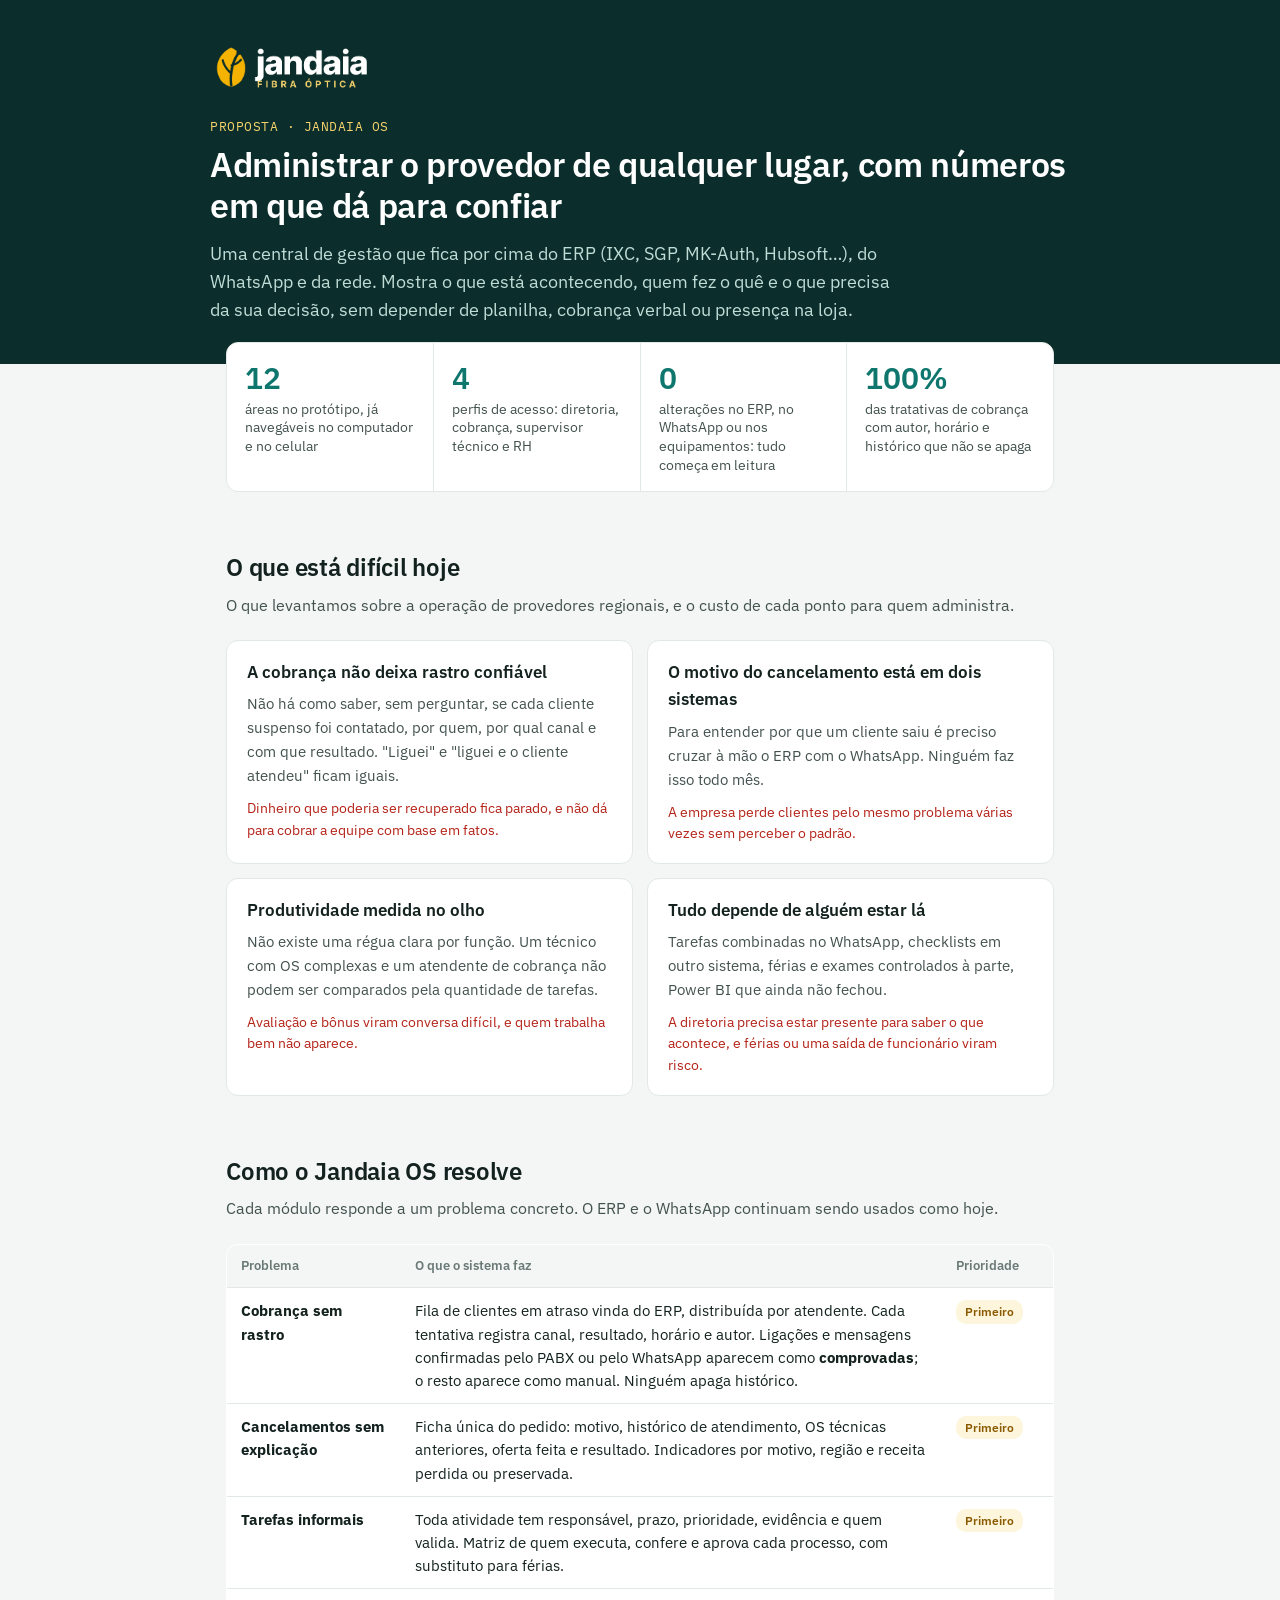
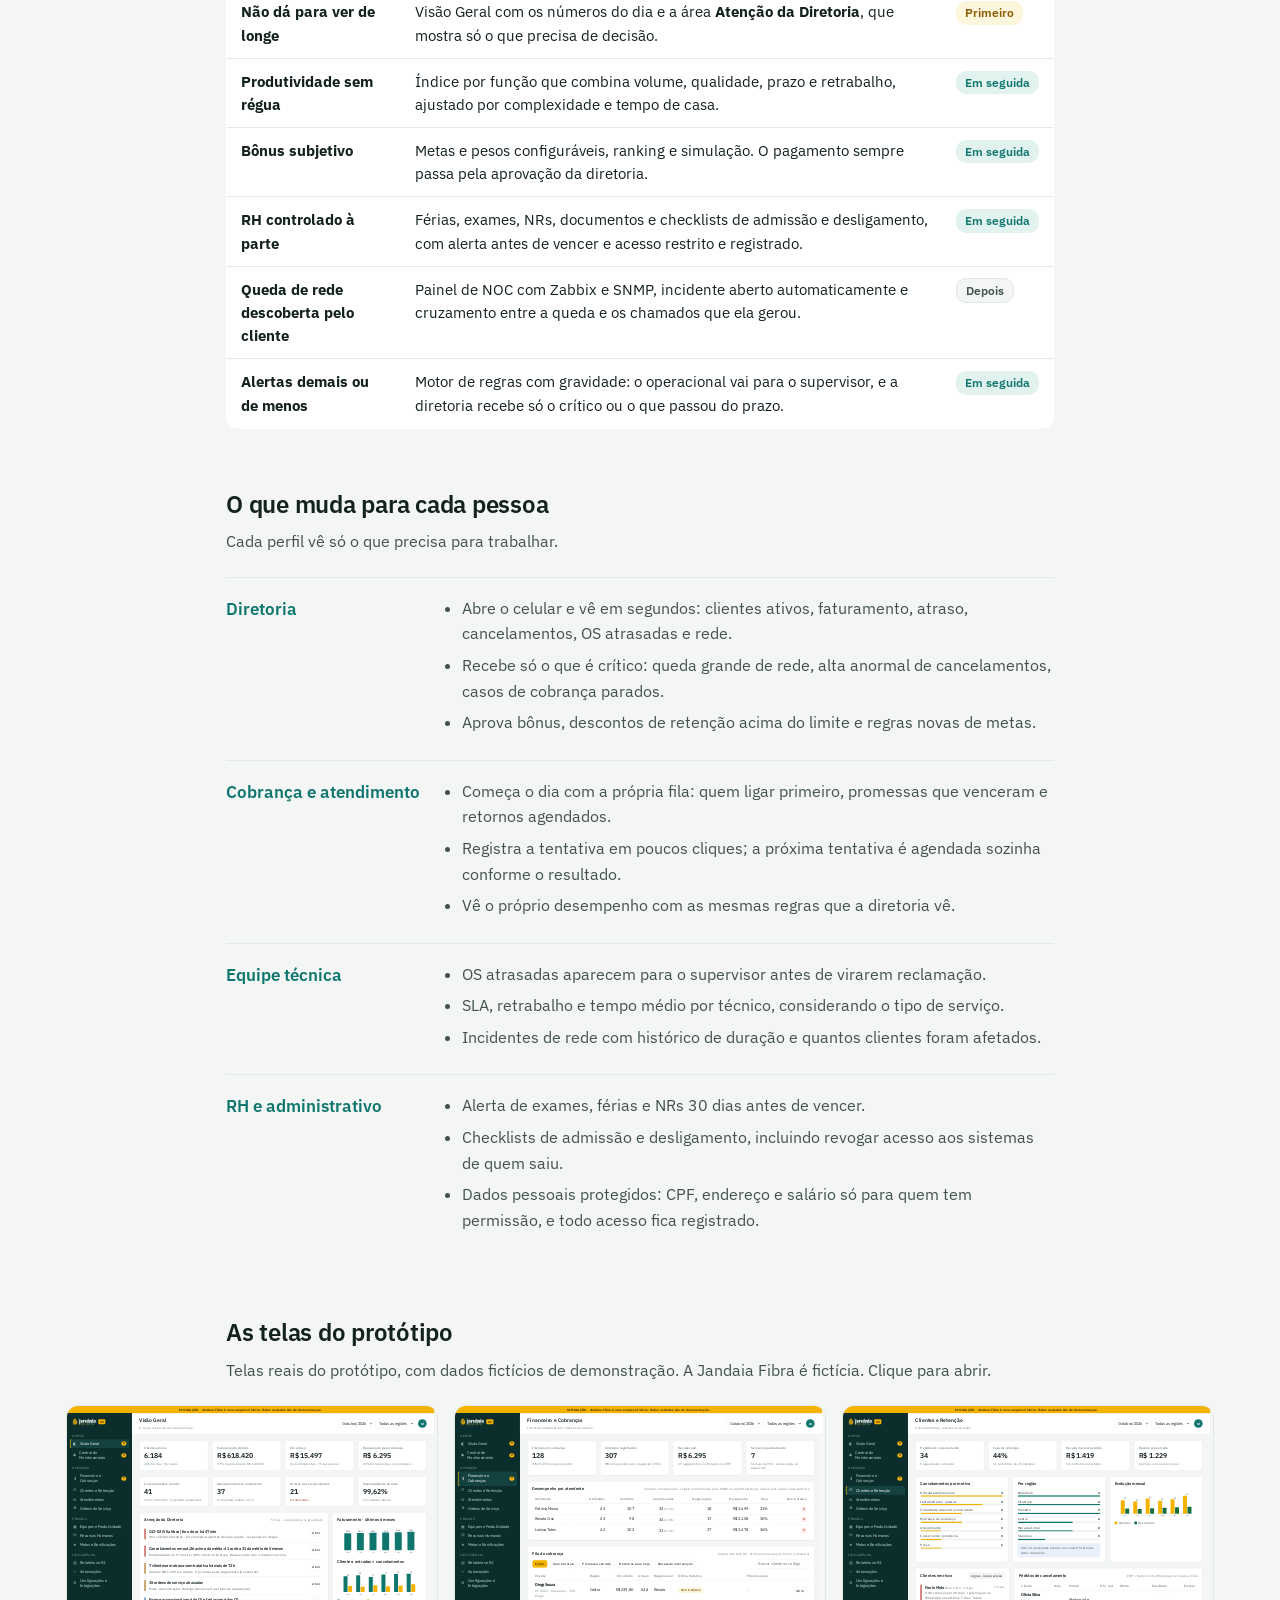
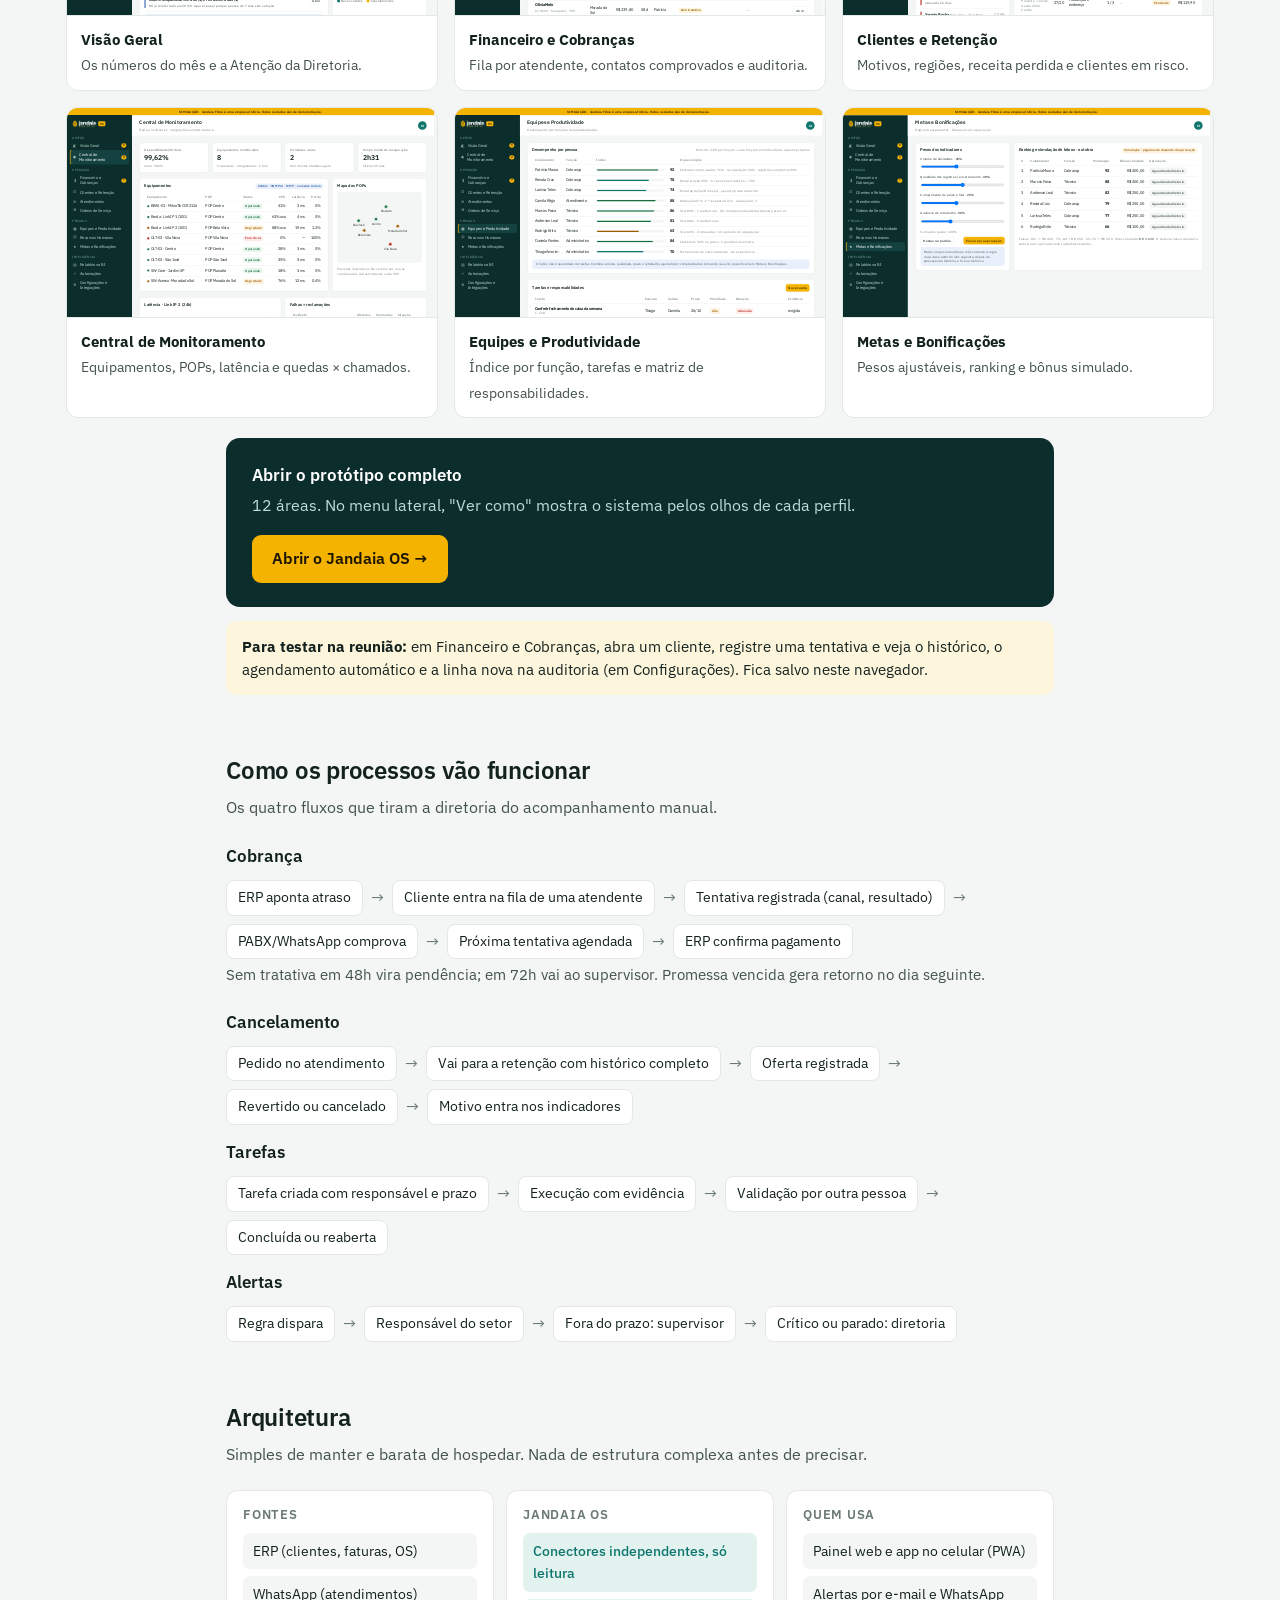
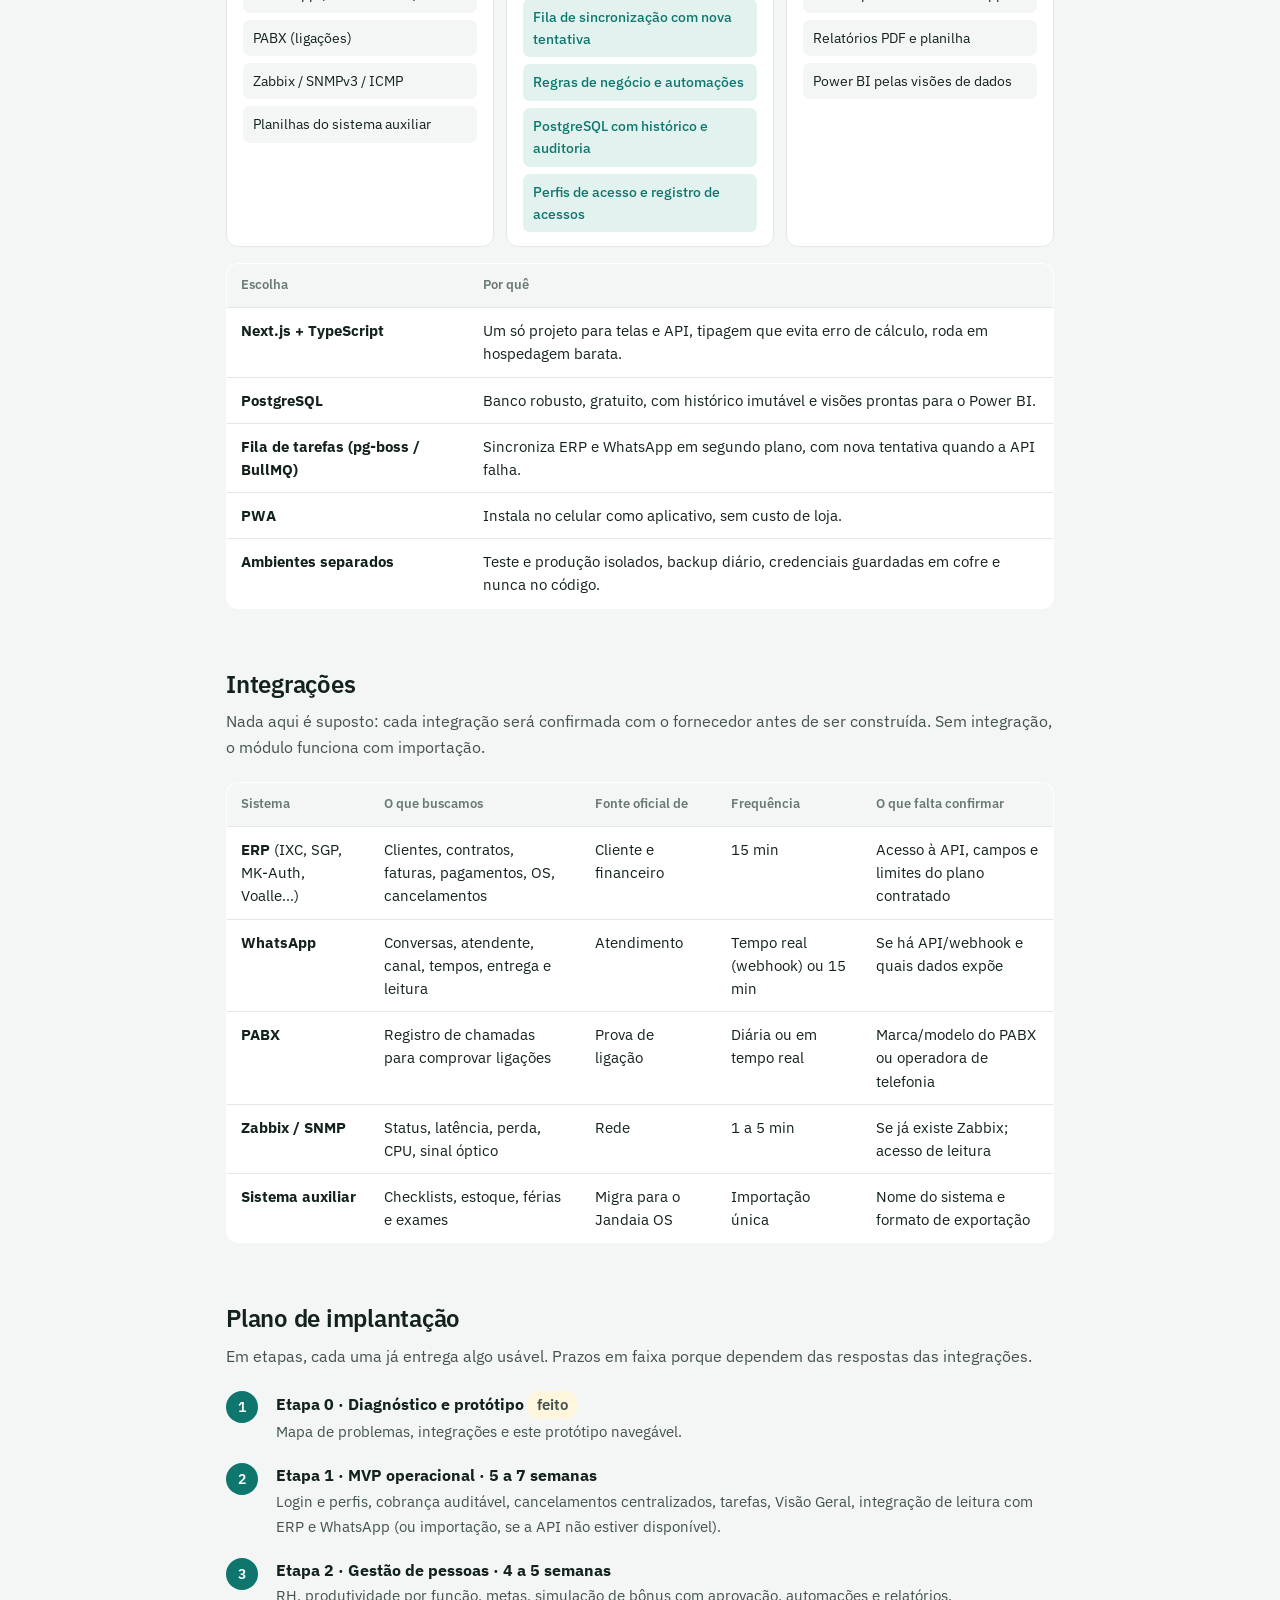
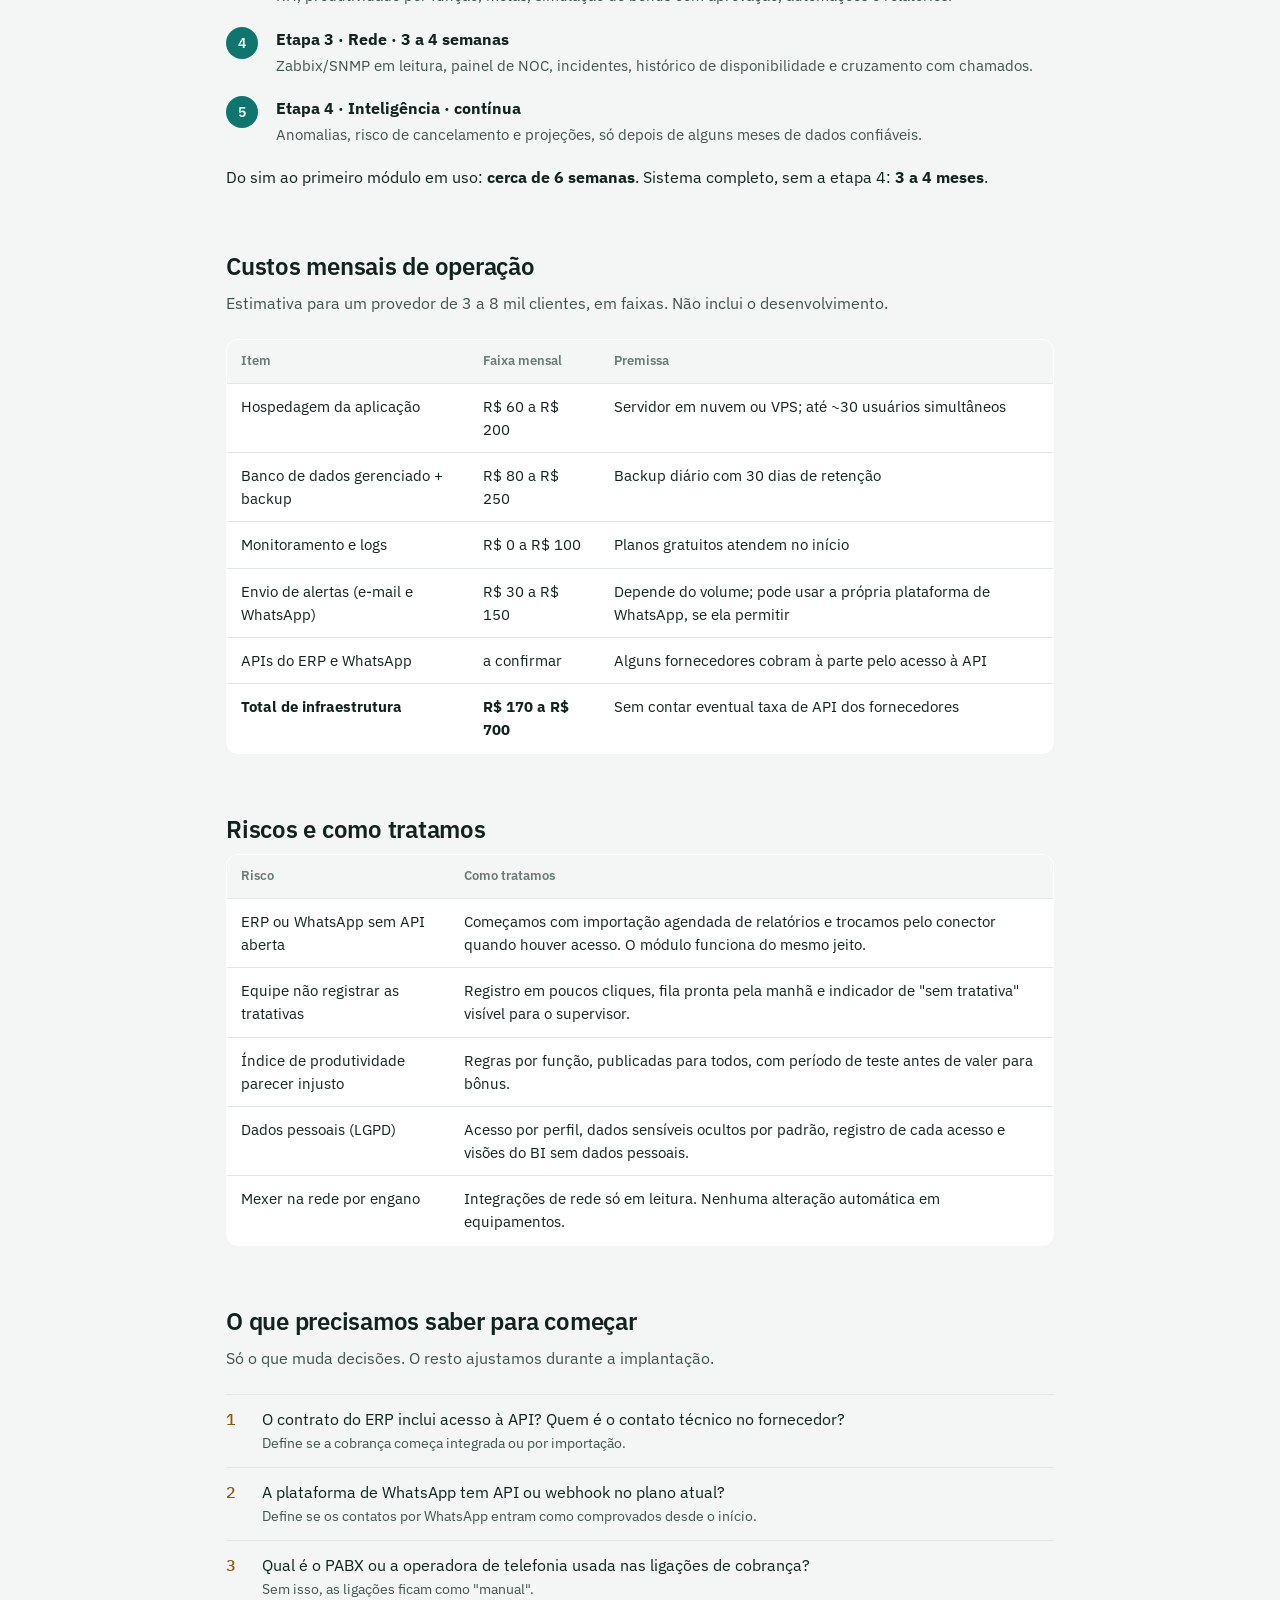
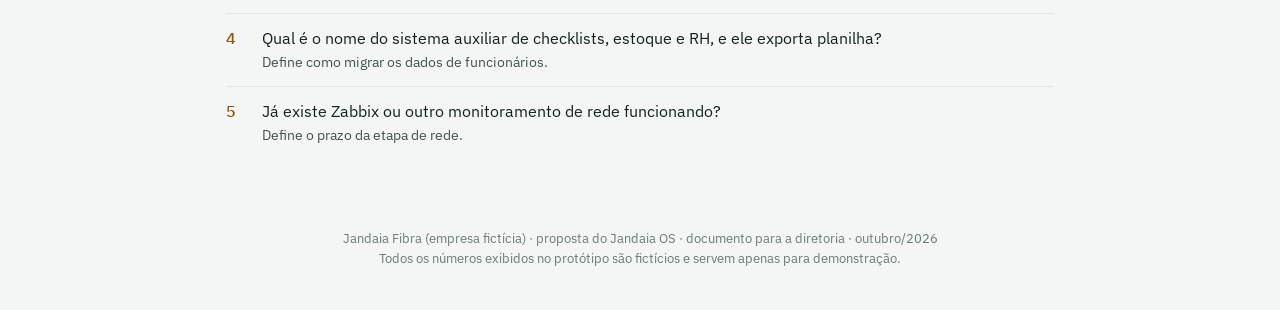
<file: provedores/index.html>
<!doctype html>
<html lang="pt-BR">
<head>
<meta charset="utf-8">
<meta name="viewport" content="width=device-width, initial-scale=1">
<meta name="robots" content="noindex, nofollow">
<title>Jandaia OS · proposta</title>
<link rel="icon" href="assets/icone.png">
<link rel="preconnect" href="https://fonts.googleapis.com">
<link rel="preconnect" href="https://fonts.gstatic.com" crossorigin>
<link rel="stylesheet" href="https://fonts.googleapis.com/css2?family=IBM+Plex+Mono:wght@400;500&family=IBM+Plex+Sans:wght@400;500;600;700&display=swap">
<style>
/* Layout: memorando em uma coluna de leitura, faixa verde-petróleo da marca no topo como a lateral do sistema; telas em grade */
*{box-sizing:border-box}
html,body{margin:0}
:root{
  --fundo:#f3f6f5; --papel:#fff; --tinta:#13221f; --tinta2:#43524f; --tinta3:#6b7a77;
  --linha:#e1e8e6; --nav:#0b2e2c; --nav-tx:#bfdcd6; --marca:#0f766e; --laranja:#f5b301; --laranja-bg:#fdf5dc; --laranja-tx:#8a5a00;
  --ok:#17703f; --ok-bg:#eaf5ee; --cr:#b42318;
  --sans:"IBM Plex Sans",system-ui,-apple-system,"Segoe UI",sans-serif; --mono:"IBM Plex Mono",ui-monospace,Consolas,monospace;
}
@media (prefers-color-scheme: dark){:root:not([data-theme="light"]){
  --fundo:#0a1614; --papel:#12201e; --tinta:#e9f2f0; --tinta2:#bfd0cc; --tinta3:#8aa19c; --linha:#22403c;
  --nav:#071311; --marca:#4fd1c5; --laranja:#f7c948; --laranja-bg:#2e260b; --laranja-tx:#f7c948; --ok:#5cc489; --ok-bg:#132a1d; --cr:#f0756a; color-scheme:dark}}
:root[data-theme="dark"]{
  --fundo:#0a1614; --papel:#12201e; --tinta:#e9f2f0; --tinta2:#bfd0cc; --tinta3:#8aa19c; --linha:#22403c;
  --nav:#071311; --marca:#4fd1c5; --laranja:#f7c948; --laranja-bg:#2e260b; --laranja-tx:#f7c948; --ok:#5cc489; --ok-bg:#132a1d; --cr:#f0756a; color-scheme:dark}
body{font-family:var(--sans);background:var(--fundo);color:var(--tinta);font-size:16px;line-height:1.6}
.band{background:var(--nav);color:#fff;padding:44px 16px 40px}
.band-in,.wrap{max-width:860px;margin:0 auto}
.wide{max-width:1180px;margin:0 auto}
.logo{height:46px;display:block;margin-bottom:26px}
.eyebrow{font-family:var(--mono);font-size:12.5px;color:#f7d36b;letter-spacing:.04em;text-transform:uppercase}
h1{font-size:34px;line-height:1.2;margin:8px 0 14px;font-weight:600;letter-spacing:-.01em}
.lead{color:var(--nav-tx);font-size:17.5px;max-width:700px;margin:0}
.wrap,.wide{padding:0 16px}
.stats{display:grid;grid-template-columns:repeat(4,1fr);gap:1px;background:var(--linha);border:1px solid var(--linha);border-radius:12px;overflow:hidden;margin:-22px auto 0;position:relative}
.stat{background:var(--papel);padding:18px 18px 16px}
.stat b{display:block;font-size:30px;font-weight:600;color:var(--marca);font-variant-numeric:tabular-nums;line-height:1.1}
.stat span{font-size:13.5px;color:var(--tinta2);display:block;margin-top:6px;line-height:1.4}
section{margin-top:56px}
h2{font-size:24px;margin:0 0 6px;font-weight:600;letter-spacing:-.01em}
h3{font-size:17px;margin:0 0 6px;font-weight:600}
.sub{color:var(--tinta2);margin:0 0 22px}
p{margin:0 0 14px}
.cards{display:grid;grid-template-columns:repeat(2,1fr);gap:14px}
.card{background:var(--papel);border:1px solid var(--linha);border-radius:12px;padding:18px 20px}
.card p{color:var(--tinta2);font-size:15px;margin:0}
.card .cons{margin-top:10px;font-size:13.5px;color:var(--cr)}
.steps{counter-reset:s;list-style:none;padding:0;margin:0}
.steps li{position:relative;padding:0 0 18px 50px}
.steps li:before{counter-increment:s;content:counter(s);position:absolute;left:0;top:0;width:32px;height:32px;border-radius:50%;background:var(--marca);color:#fff;display:grid;place-items:center;font-weight:600;font-size:14px}
.steps li b{display:block}
.steps li span{color:var(--tinta2);font-size:15px}
table{width:100%;border-collapse:collapse;font-size:14.5px;background:var(--papel);border:1px solid var(--linha);border-radius:12px;overflow:hidden}
th{text-align:left;font-weight:600;font-size:13px;color:var(--tinta3);padding:11px 14px;border-bottom:1px solid var(--linha);background:var(--fundo)}
td{padding:11px 14px;border-bottom:1px solid var(--linha);vertical-align:top}
tr:last-child td{border-bottom:0}
.tbl{overflow-x:auto;border-radius:12px}
.pill{display:inline-block;font-size:12px;font-weight:600;padding:2px 9px;border-radius:10px;white-space:nowrap}
.p1{background:var(--laranja-bg);color:var(--laranja-tx)} .p2{background:#e2f2ef;color:var(--marca)} .p3{background:var(--fundo);color:var(--tinta2);border:1px solid var(--linha)}
:root[data-theme="dark"] .p2{background:#12302d} @media (prefers-color-scheme: dark){:root:not([data-theme="light"]) .p2{background:#12302d}}
.persona{display:grid;grid-template-columns:200px 1fr;gap:18px;padding:18px 0;border-top:1px solid var(--linha)}
.persona h3{color:var(--marca)}
.persona ul{margin:0;padding-left:18px;color:var(--tinta2)} .persona li{margin-bottom:6px}
.shots{display:grid;grid-template-columns:repeat(3,1fr);gap:16px}
.shot{background:var(--papel);border:1px solid var(--linha);border-radius:12px;overflow:hidden;text-decoration:none;color:inherit;display:block;transition:border-color .15s}
.shot:hover{border-color:var(--marca)}
.frame{position:relative;height:210px;overflow:hidden;background:var(--fundo);border-bottom:1px solid var(--linha)}
.frame iframe{position:absolute;top:0;left:0;width:1360px;height:900px;border:0;transform:scale(.27);transform-origin:0 0;pointer-events:none}
.shot .cap{padding:12px 14px}
.shot .cap b{display:block;font-size:15px}
.shot .cap span{font-size:13.5px;color:var(--tinta2)}
.cta{display:flex;gap:16px;align-items:center;justify-content:space-between;background:var(--nav);color:#fff;border-radius:14px;padding:24px 26px;margin-top:20px;flex-wrap:wrap}
.cta p{margin:0;color:var(--nav-tx)}
.btn{display:inline-block;background:var(--laranja);color:#1c1600;text-decoration:none;font-weight:600;padding:11px 20px;border-radius:9px;white-space:nowrap}
.flow{display:flex;flex-wrap:wrap;gap:8px;align-items:center;margin:10px 0 4px}
.flow span{background:var(--papel);border:1px solid var(--linha);border-radius:8px;padding:6px 11px;font-size:13.5px}
.flow i{color:var(--tinta3);font-style:normal}
.arch{display:grid;grid-template-columns:1fr 1fr 1fr;gap:12px;align-items:stretch}
.arch .col{background:var(--papel);border:1px solid var(--linha);border-radius:12px;padding:14px 16px}
.arch .col h3{font-size:13px;text-transform:uppercase;letter-spacing:.06em;color:var(--tinta3)}
.arch .col div{padding:7px 10px;border-radius:7px;background:var(--fundo);margin-top:7px;font-size:14px}
.arch .mid div{background:#e2f2ef;color:var(--marca);font-weight:500}
:root[data-theme="dark"] .arch .mid div{background:#12302d} @media (prefers-color-scheme: dark){:root:not([data-theme="light"]) .arch .mid div{background:#12302d}}
.note{background:var(--laranja-bg);border-radius:10px;padding:14px 16px;font-size:14.5px;color:var(--tinta)}
.mono{font-family:var(--mono);font-size:13px}
.q{counter-reset:q;list-style:none;padding:0;margin:0}
.q li{padding:12px 0 12px 36px;border-top:1px solid var(--linha);position:relative}
.q li:before{counter-increment:q;content:counter(q);position:absolute;left:0;top:12px;font-family:var(--mono);color:var(--laranja-tx);font-weight:500}
.q li span{display:block;font-size:14px;color:var(--tinta2)}
footer{margin:70px auto 40px;color:var(--tinta3);font-size:13px;text-align:center;padding:0 16px}
@media (max-width:860px){
  .stats{grid-template-columns:repeat(2,1fr)} .cards,.arch{grid-template-columns:1fr} .shots{grid-template-columns:1fr 1fr}
  .persona{grid-template-columns:1fr;gap:6px} h1{font-size:27px}
}
@media (max-width:560px){.shots{grid-template-columns:1fr} .stat b{font-size:24px} .band{padding-top:30px}}
</style>
</head>
<body>
<header class="band">
  <div class="band-in">
    <img src="assets/logo-branco.png" alt="Jandaia Fibra Óptica" class="logo">
    <div class="eyebrow">Proposta · Jandaia OS</div>
    <h1>Administrar o provedor de qualquer lugar, com números em que dá para confiar</h1>
    <p class="lead">Uma central de gestão que fica por cima do ERP (IXC, SGP, MK-Auth, Hubsoft…), do WhatsApp e da rede. Mostra o que está acontecendo, quem fez o quê e o que precisa da sua decisão, sem depender de planilha, cobrança verbal ou presença na loja.</p>
  </div>
</header>

<div class="wrap">
  <div class="stats">
    <div class="stat"><b>12</b><span>áreas no protótipo, já navegáveis no computador e no celular</span></div>
    <div class="stat"><b>4</b><span>perfis de acesso: diretoria, cobrança, supervisor técnico e RH</span></div>
    <div class="stat"><b>0</b><span>alterações no ERP, no WhatsApp ou nos equipamentos: tudo começa em leitura</span></div>
    <div class="stat"><b>100%</b><span>das tratativas de cobrança com autor, horário e histórico que não se apaga</span></div>
  </div>

  <section>
    <h2>O que está difícil hoje</h2>
    <p class="sub">O que levantamos sobre a operação de provedores regionais, e o custo de cada ponto para quem administra.</p>
    <div class="cards">
      <div class="card"><h3>A cobrança não deixa rastro confiável</h3><p>Não há como saber, sem perguntar, se cada cliente suspenso foi contatado, por quem, por qual canal e com que resultado. "Liguei" e "liguei e o cliente atendeu" ficam iguais.</p><div class="cons">Dinheiro que poderia ser recuperado fica parado, e não dá para cobrar a equipe com base em fatos.</div></div>
      <div class="card"><h3>O motivo do cancelamento está em dois sistemas</h3><p>Para entender por que um cliente saiu é preciso cruzar à mão o ERP com o WhatsApp. Ninguém faz isso todo mês.</p><div class="cons">A empresa perde clientes pelo mesmo problema várias vezes sem perceber o padrão.</div></div>
      <div class="card"><h3>Produtividade medida no olho</h3><p>Não existe uma régua clara por função. Um técnico com OS complexas e um atendente de cobrança não podem ser comparados pela quantidade de tarefas.</p><div class="cons">Avaliação e bônus viram conversa difícil, e quem trabalha bem não aparece.</div></div>
      <div class="card"><h3>Tudo depende de alguém estar lá</h3><p>Tarefas combinadas no WhatsApp, checklists em outro sistema, férias e exames controlados à parte, Power BI que ainda não fechou.</p><div class="cons">A diretoria precisa estar presente para saber o que acontece, e férias ou uma saída de funcionário viram risco.</div></div>
    </div>
  </section>

  <section>
    <h2>Como o Jandaia OS resolve</h2>
    <p class="sub">Cada módulo responde a um problema concreto. O ERP e o WhatsApp continuam sendo usados como hoje.</p>
    <div class="tbl"><table>
      <thead><tr><th>Problema</th><th>O que o sistema faz</th><th>Prioridade</th></tr></thead>
      <tbody>
        <tr><td><b>Cobrança sem rastro</b></td><td>Fila de clientes em atraso vinda do ERP, distribuída por atendente. Cada tentativa registra canal, resultado, horário e autor. Ligações e mensagens confirmadas pelo PABX ou pelo WhatsApp aparecem como <b>comprovadas</b>; o resto aparece como manual. Ninguém apaga histórico.</td><td><span class="pill p1">Primeiro</span></td></tr>
        <tr><td><b>Cancelamentos sem explicação</b></td><td>Ficha única do pedido: motivo, histórico de atendimento, OS técnicas anteriores, oferta feita e resultado. Indicadores por motivo, região e receita perdida ou preservada.</td><td><span class="pill p1">Primeiro</span></td></tr>
        <tr><td><b>Tarefas informais</b></td><td>Toda atividade tem responsável, prazo, prioridade, evidência e quem valida. Matriz de quem executa, confere e aprova cada processo, com substituto para férias.</td><td><span class="pill p1">Primeiro</span></td></tr>
        <tr><td><b>Não dá para ver de longe</b></td><td>Visão Geral com os números do dia e a área <b>Atenção da Diretoria</b>, que mostra só o que precisa de decisão.</td><td><span class="pill p1">Primeiro</span></td></tr>
        <tr><td><b>Produtividade sem régua</b></td><td>Índice por função que combina volume, qualidade, prazo e retrabalho, ajustado por complexidade e tempo de casa.</td><td><span class="pill p2">Em seguida</span></td></tr>
        <tr><td><b>Bônus subjetivo</b></td><td>Metas e pesos configuráveis, ranking e simulação. O pagamento sempre passa pela aprovação da diretoria.</td><td><span class="pill p2">Em seguida</span></td></tr>
        <tr><td><b>RH controlado à parte</b></td><td>Férias, exames, NRs, documentos e checklists de admissão e desligamento, com alerta antes de vencer e acesso restrito e registrado.</td><td><span class="pill p2">Em seguida</span></td></tr>
        <tr><td><b>Queda de rede descoberta pelo cliente</b></td><td>Painel de NOC com Zabbix e SNMP, incidente aberto automaticamente e cruzamento entre a queda e os chamados que ela gerou.</td><td><span class="pill p3">Depois</span></td></tr>
        <tr><td><b>Alertas demais ou de menos</b></td><td>Motor de regras com gravidade: o operacional vai para o supervisor, e a diretoria recebe só o crítico ou o que passou do prazo.</td><td><span class="pill p2">Em seguida</span></td></tr>
      </tbody>
    </table></div>
  </section>

  <section>
    <h2>O que muda para cada pessoa</h2>
    <p class="sub">Cada perfil vê só o que precisa para trabalhar.</p>
    <div class="persona"><h3>Diretoria</h3><ul>
      <li>Abre o celular e vê em segundos: clientes ativos, faturamento, atraso, cancelamentos, OS atrasadas e rede.</li>
      <li>Recebe só o que é crítico: queda grande de rede, alta anormal de cancelamentos, casos de cobrança parados.</li>
      <li>Aprova bônus, descontos de retenção acima do limite e regras novas de metas.</li></ul></div>
    <div class="persona"><h3>Cobrança e atendimento</h3><ul>
      <li>Começa o dia com a própria fila: quem ligar primeiro, promessas que venceram e retornos agendados.</li>
      <li>Registra a tentativa em poucos cliques; a próxima tentativa é agendada sozinha conforme o resultado.</li>
      <li>Vê o próprio desempenho com as mesmas regras que a diretoria vê.</li></ul></div>
    <div class="persona"><h3>Equipe técnica</h3><ul>
      <li>OS atrasadas aparecem para o supervisor antes de virarem reclamação.</li>
      <li>SLA, retrabalho e tempo médio por técnico, considerando o tipo de serviço.</li>
      <li>Incidentes de rede com histórico de duração e quantos clientes foram afetados.</li></ul></div>
    <div class="persona"><h3>RH e administrativo</h3><ul>
      <li>Alerta de exames, férias e NRs 30 dias antes de vencer.</li>
      <li>Checklists de admissão e desligamento, incluindo revogar acesso aos sistemas de quem saiu.</li>
      <li>Dados pessoais protegidos: CPF, endereço e salário só para quem tem permissão, e todo acesso fica registrado.</li></ul></div>
  </section>

  <section>
    <h2>As telas do protótipo</h2>
    <p class="sub">Telas reais do protótipo, com dados fictícios de demonstração. A Jandaia Fibra é fictícia. Clique para abrir.</p>
  </section>
</div>
<div class="wide">
    <div class="shots">
      <a class="shot" href="prototipo/#visao" target="_blank" rel="noopener"><div class="frame"><iframe src="prototipo/?embed#visao" loading="lazy" tabindex="-1" title="Visão Geral"></iframe></div><div class="cap"><b>Visão Geral</b><span>Os números do mês e a Atenção da Diretoria.</span></div></a>
      <a class="shot" href="prototipo/#cobranca" target="_blank" rel="noopener"><div class="frame"><iframe src="prototipo/?embed#cobranca" loading="lazy" tabindex="-1" title="Cobranças"></iframe></div><div class="cap"><b>Financeiro e Cobranças</b><span>Fila por atendente, contatos comprovados e auditoria.</span></div></a>
      <a class="shot" href="prototipo/#retencao" target="_blank" rel="noopener"><div class="frame"><iframe src="prototipo/?embed#retencao" loading="lazy" tabindex="-1" title="Retenção"></iframe></div><div class="cap"><b>Clientes e Retenção</b><span>Motivos, regiões, receita perdida e clientes em risco.</span></div></a>
      <a class="shot" href="prototipo/#monitor" target="_blank" rel="noopener"><div class="frame"><iframe src="prototipo/?embed#monitor" loading="lazy" tabindex="-1" title="Monitoramento"></iframe></div><div class="cap"><b>Central de Monitoramento</b><span>Equipamentos, POPs, latência e quedas × chamados.</span></div></a>
      <a class="shot" href="prototipo/#equipes" target="_blank" rel="noopener"><div class="frame"><iframe src="prototipo/?embed#equipes" loading="lazy" tabindex="-1" title="Equipes"></iframe></div><div class="cap"><b>Equipes e Produtividade</b><span>Índice por função, tarefas e matriz de responsabilidades.</span></div></a>
      <a class="shot" href="prototipo/#metas" target="_blank" rel="noopener"><div class="frame"><iframe src="prototipo/?embed#metas" loading="lazy" tabindex="-1" title="Metas"></iframe></div><div class="cap"><b>Metas e Bonificações</b><span>Pesos ajustáveis, ranking e bônus simulado.</span></div></a>
    </div>
</div>
<div class="wrap">
  <section style="margin-top:20px">
    <div class="cta"><div><h3 style="margin:0 0 4px">Abrir o protótipo completo</h3><p>12 áreas. No menu lateral, "Ver como" mostra o sistema pelos olhos de cada perfil.</p></div><a class="btn" href="prototipo/" target="_blank" rel="noopener">Abrir o Jandaia OS →</a></div>
    <p class="note" style="margin-top:14px"><b>Para testar na reunião:</b> em Financeiro e Cobranças, abra um cliente, registre uma tentativa e veja o histórico, o agendamento automático e a linha nova na auditoria (em Configurações). Fica salvo neste navegador.</p>
  </section>

  <section>
    <h2>Como os processos vão funcionar</h2>
    <p class="sub">Os quatro fluxos que tiram a diretoria do acompanhamento manual.</p>
    <h3>Cobrança</h3>
    <div class="flow"><span>ERP aponta atraso</span><i>→</i><span>Cliente entra na fila de uma atendente</span><i>→</i><span>Tentativa registrada (canal, resultado)</span><i>→</i><span>PABX/WhatsApp comprova</span><i>→</i><span>Próxima tentativa agendada</span><i>→</i><span>ERP confirma pagamento</span></div>
    <p class="sub" style="font-size:14.5px">Sem tratativa em 48h vira pendência; em 72h vai ao supervisor. Promessa vencida gera retorno no dia seguinte.</p>
    <h3>Cancelamento</h3>
    <div class="flow"><span>Pedido no atendimento</span><i>→</i><span>Vai para a retenção com histórico completo</span><i>→</i><span>Oferta registrada</span><i>→</i><span>Revertido ou cancelado</span><i>→</i><span>Motivo entra nos indicadores</span></div>
    <h3 style="margin-top:14px">Tarefas</h3>
    <div class="flow"><span>Tarefa criada com responsável e prazo</span><i>→</i><span>Execução com evidência</span><i>→</i><span>Validação por outra pessoa</span><i>→</i><span>Concluída ou reaberta</span></div>
    <h3 style="margin-top:14px">Alertas</h3>
    <div class="flow"><span>Regra dispara</span><i>→</i><span>Responsável do setor</span><i>→</i><span>Fora do prazo: supervisor</span><i>→</i><span>Crítico ou parado: diretoria</span></div>
  </section>

  <section>
    <h2>Arquitetura</h2>
    <p class="sub">Simples de manter e barata de hospedar. Nada de estrutura complexa antes de precisar.</p>
    <div class="arch">
      <div class="col"><h3>Fontes</h3><div>ERP (clientes, faturas, OS)</div><div>WhatsApp (atendimentos)</div><div>PABX (ligações)</div><div>Zabbix / SNMPv3 / ICMP</div><div>Planilhas do sistema auxiliar</div></div>
      <div class="col mid"><h3>Jandaia OS</h3><div>Conectores independentes, só leitura</div><div>Fila de sincronização com nova tentativa</div><div>Regras de negócio e automações</div><div>PostgreSQL com histórico e auditoria</div><div>Perfis de acesso e registro de acessos</div></div>
      <div class="col"><h3>Quem usa</h3><div>Painel web e app no celular (PWA)</div><div>Alertas por e-mail e WhatsApp</div><div>Relatórios PDF e planilha</div><div>Power BI pelas visões de dados</div></div>
    </div>
    <div class="tbl" style="margin-top:16px"><table><thead><tr><th>Escolha</th><th>Por quê</th></tr></thead><tbody>
      <tr><td><b>Next.js + TypeScript</b></td><td>Um só projeto para telas e API, tipagem que evita erro de cálculo, roda em hospedagem barata.</td></tr>
      <tr><td><b>PostgreSQL</b></td><td>Banco robusto, gratuito, com histórico imutável e visões prontas para o Power BI.</td></tr>
      <tr><td><b>Fila de tarefas (pg-boss / BullMQ)</b></td><td>Sincroniza ERP e WhatsApp em segundo plano, com nova tentativa quando a API falha.</td></tr>
      <tr><td><b>PWA</b></td><td>Instala no celular como aplicativo, sem custo de loja.</td></tr>
      <tr><td><b>Ambientes separados</b></td><td>Teste e produção isolados, backup diário, credenciais guardadas em cofre e nunca no código.</td></tr>
    </tbody></table></div>
  </section>

  <section>
    <h2>Integrações</h2>
    <p class="sub">Nada aqui é suposto: cada integração será confirmada com o fornecedor antes de ser construída. Sem integração, o módulo funciona com importação.</p>
    <div class="tbl"><table><thead><tr><th>Sistema</th><th>O que buscamos</th><th>Fonte oficial de</th><th>Frequência</th><th>O que falta confirmar</th></tr></thead><tbody>
      <tr><td><b>ERP</b> (IXC, SGP, MK-Auth, Voalle…)</td><td>Clientes, contratos, faturas, pagamentos, OS, cancelamentos</td><td>Cliente e financeiro</td><td>15 min</td><td>Acesso à API, campos e limites do plano contratado</td></tr>
      <tr><td><b>WhatsApp</b></td><td>Conversas, atendente, canal, tempos, entrega e leitura</td><td>Atendimento</td><td>Tempo real (webhook) ou 15 min</td><td>Se há API/webhook e quais dados expõe</td></tr>
      <tr><td><b>PABX</b></td><td>Registro de chamadas para comprovar ligações</td><td>Prova de ligação</td><td>Diária ou em tempo real</td><td>Marca/modelo do PABX ou operadora de telefonia</td></tr>
      <tr><td><b>Zabbix / SNMP</b></td><td>Status, latência, perda, CPU, sinal óptico</td><td>Rede</td><td>1 a 5 min</td><td>Se já existe Zabbix; acesso de leitura</td></tr>
      <tr><td><b>Sistema auxiliar</b></td><td>Checklists, estoque, férias e exames</td><td>Migra para o Jandaia OS</td><td>Importação única</td><td>Nome do sistema e formato de exportação</td></tr>
    </tbody></table></div>
  </section>

  <section>
    <h2>Plano de implantação</h2>
    <p class="sub">Em etapas, cada uma já entrega algo usável. Prazos em faixa porque dependem das respostas das integrações.</p>
    <ol class="steps">
      <li><b>Etapa 0 · Diagnóstico e protótipo <span class="pill p1">feito</span></b><span>Mapa de problemas, integrações e este protótipo navegável.</span></li>
      <li><b>Etapa 1 · MVP operacional · 5 a 7 semanas</b><span>Login e perfis, cobrança auditável, cancelamentos centralizados, tarefas, Visão Geral, integração de leitura com ERP e WhatsApp (ou importação, se a API não estiver disponível).</span></li>
      <li><b>Etapa 2 · Gestão de pessoas · 4 a 5 semanas</b><span>RH, produtividade por função, metas, simulação de bônus com aprovação, automações e relatórios.</span></li>
      <li><b>Etapa 3 · Rede · 3 a 4 semanas</b><span>Zabbix/SNMP em leitura, painel de NOC, incidentes, histórico de disponibilidade e cruzamento com chamados.</span></li>
      <li><b>Etapa 4 · Inteligência · contínua</b><span>Anomalias, risco de cancelamento e projeções, só depois de alguns meses de dados confiáveis.</span></li>
    </ol>
    <p>Do sim ao primeiro módulo em uso: <b>cerca de 6 semanas</b>. Sistema completo, sem a etapa 4: <b>3 a 4 meses</b>.</p>
  </section>

  <section>
    <h2>Custos mensais de operação</h2>
    <p class="sub">Estimativa para um provedor de 3 a 8 mil clientes, em faixas. Não inclui o desenvolvimento.</p>
    <div class="tbl"><table><thead><tr><th>Item</th><th>Faixa mensal</th><th>Premissa</th></tr></thead><tbody>
      <tr><td>Hospedagem da aplicação</td><td>R$ 60 a R$ 200</td><td>Servidor em nuvem ou VPS; até ~30 usuários simultâneos</td></tr>
      <tr><td>Banco de dados gerenciado + backup</td><td>R$ 80 a R$ 250</td><td>Backup diário com 30 dias de retenção</td></tr>
      <tr><td>Monitoramento e logs</td><td>R$ 0 a R$ 100</td><td>Planos gratuitos atendem no início</td></tr>
      <tr><td>Envio de alertas (e-mail e WhatsApp)</td><td>R$ 30 a R$ 150</td><td>Depende do volume; pode usar a própria plataforma de WhatsApp, se ela permitir</td></tr>
      <tr><td>APIs do ERP e WhatsApp</td><td>a confirmar</td><td>Alguns fornecedores cobram à parte pelo acesso à API</td></tr>
      <tr><td><b>Total de infraestrutura</b></td><td><b>R$ 170 a R$ 700</b></td><td>Sem contar eventual taxa de API dos fornecedores</td></tr>
    </tbody></table></div>
  </section>

  <section>
    <h2>Riscos e como tratamos</h2>
    <div class="tbl"><table><thead><tr><th>Risco</th><th>Como tratamos</th></tr></thead><tbody>
      <tr><td>ERP ou WhatsApp sem API aberta</td><td>Começamos com importação agendada de relatórios e trocamos pelo conector quando houver acesso. O módulo funciona do mesmo jeito.</td></tr>
      <tr><td>Equipe não registrar as tratativas</td><td>Registro em poucos cliques, fila pronta pela manhã e indicador de "sem tratativa" visível para o supervisor.</td></tr>
      <tr><td>Índice de produtividade parecer injusto</td><td>Regras por função, publicadas para todos, com período de teste antes de valer para bônus.</td></tr>
      <tr><td>Dados pessoais (LGPD)</td><td>Acesso por perfil, dados sensíveis ocultos por padrão, registro de cada acesso e visões do BI sem dados pessoais.</td></tr>
      <tr><td>Mexer na rede por engano</td><td>Integrações de rede só em leitura. Nenhuma alteração automática em equipamentos.</td></tr>
    </tbody></table></div>
  </section>

  <section>
    <h2>O que precisamos saber para começar</h2>
    <p class="sub">Só o que muda decisões. O resto ajustamos durante a implantação.</p>
    <ol class="q">
      <li>O contrato do ERP inclui acesso à API? Quem é o contato técnico no fornecedor?<span>Define se a cobrança começa integrada ou por importação.</span></li>
      <li>A plataforma de WhatsApp tem API ou webhook no plano atual?<span>Define se os contatos por WhatsApp entram como comprovados desde o início.</span></li>
      <li>Qual é o PABX ou a operadora de telefonia usada nas ligações de cobrança?<span>Sem isso, as ligações ficam como "manual".</span></li>
      <li>Qual é o nome do sistema auxiliar de checklists, estoque e RH, e ele exporta planilha?<span>Define como migrar os dados de funcionários.</span></li>
      <li>Já existe Zabbix ou outro monitoramento de rede funcionando?<span>Define o prazo da etapa de rede.</span></li>
    </ol>
  </section>
</div>

<footer>Jandaia Fibra (empresa fictícia) · proposta do Jandaia OS · documento para a diretoria · outubro/2026<br>Todos os números exibidos no protótipo são fictícios e servem apenas para demonstração.</footer>
</body>
</html>
</file>
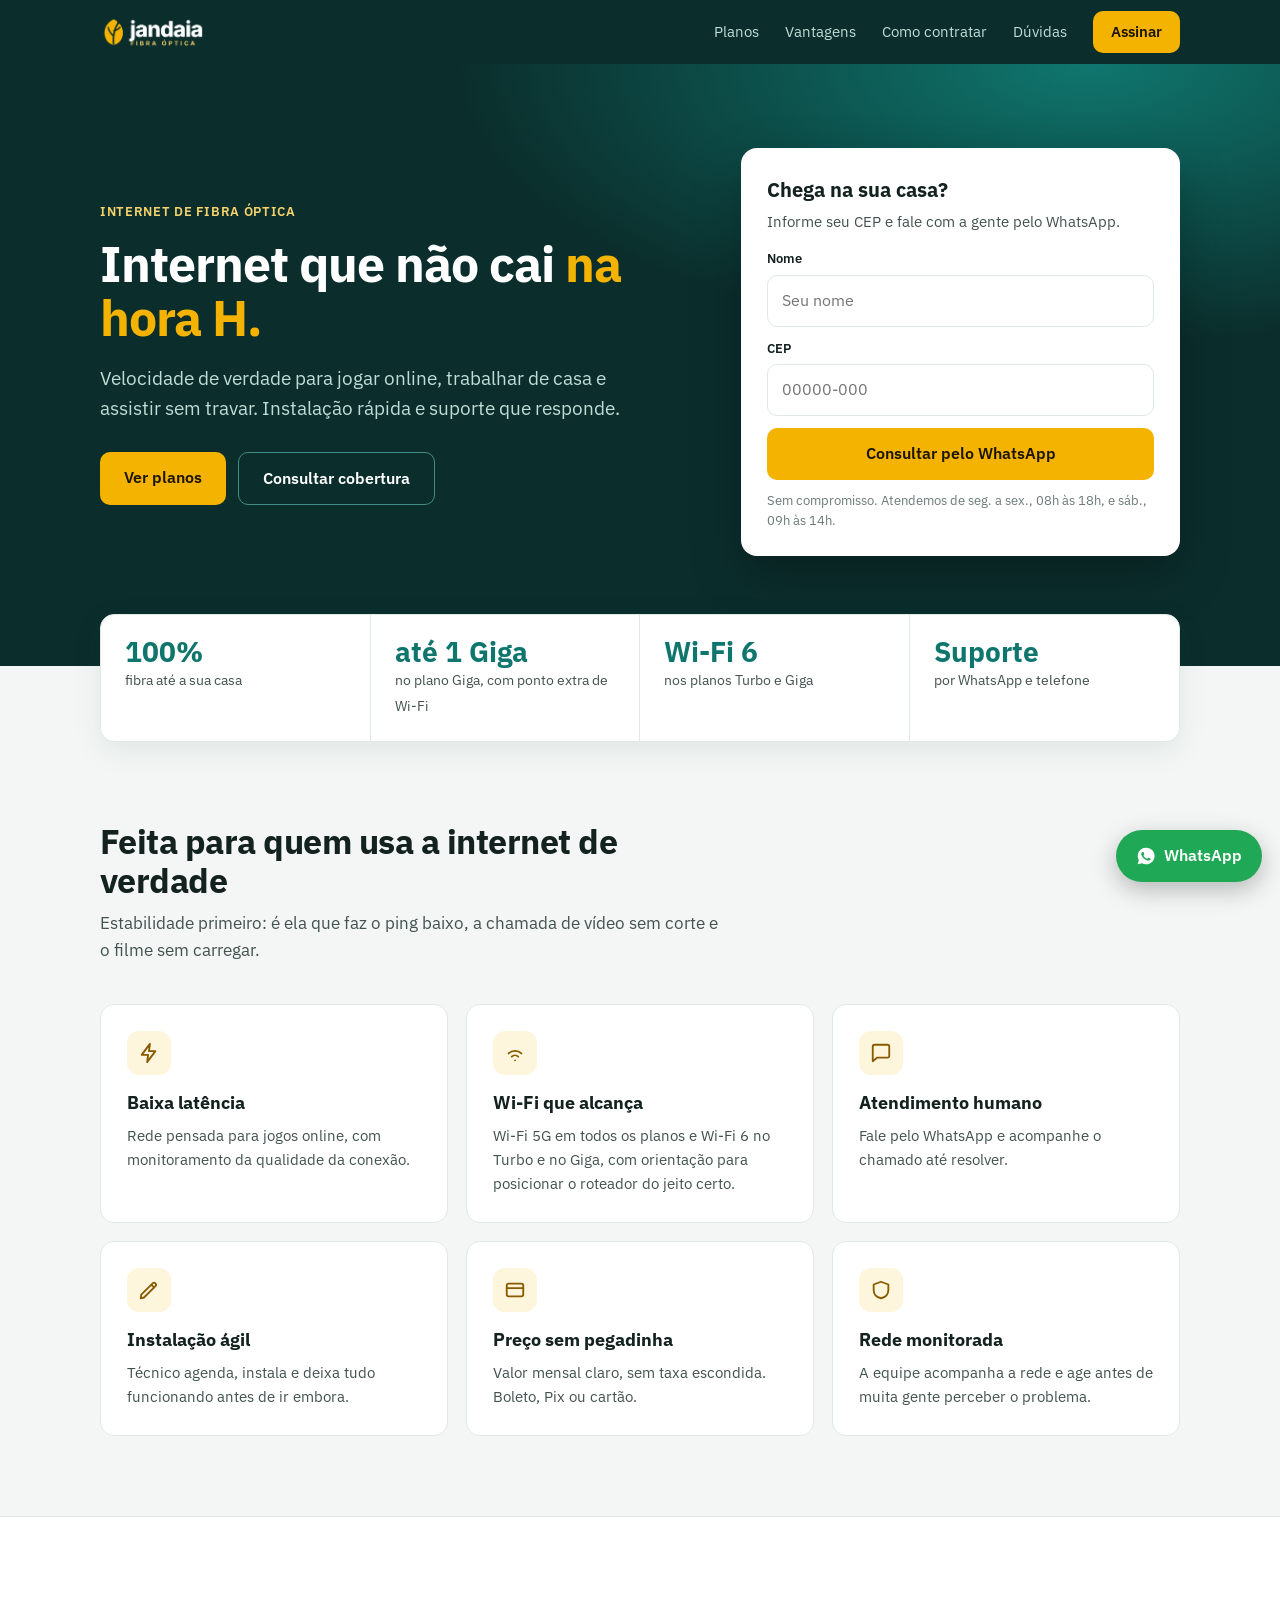
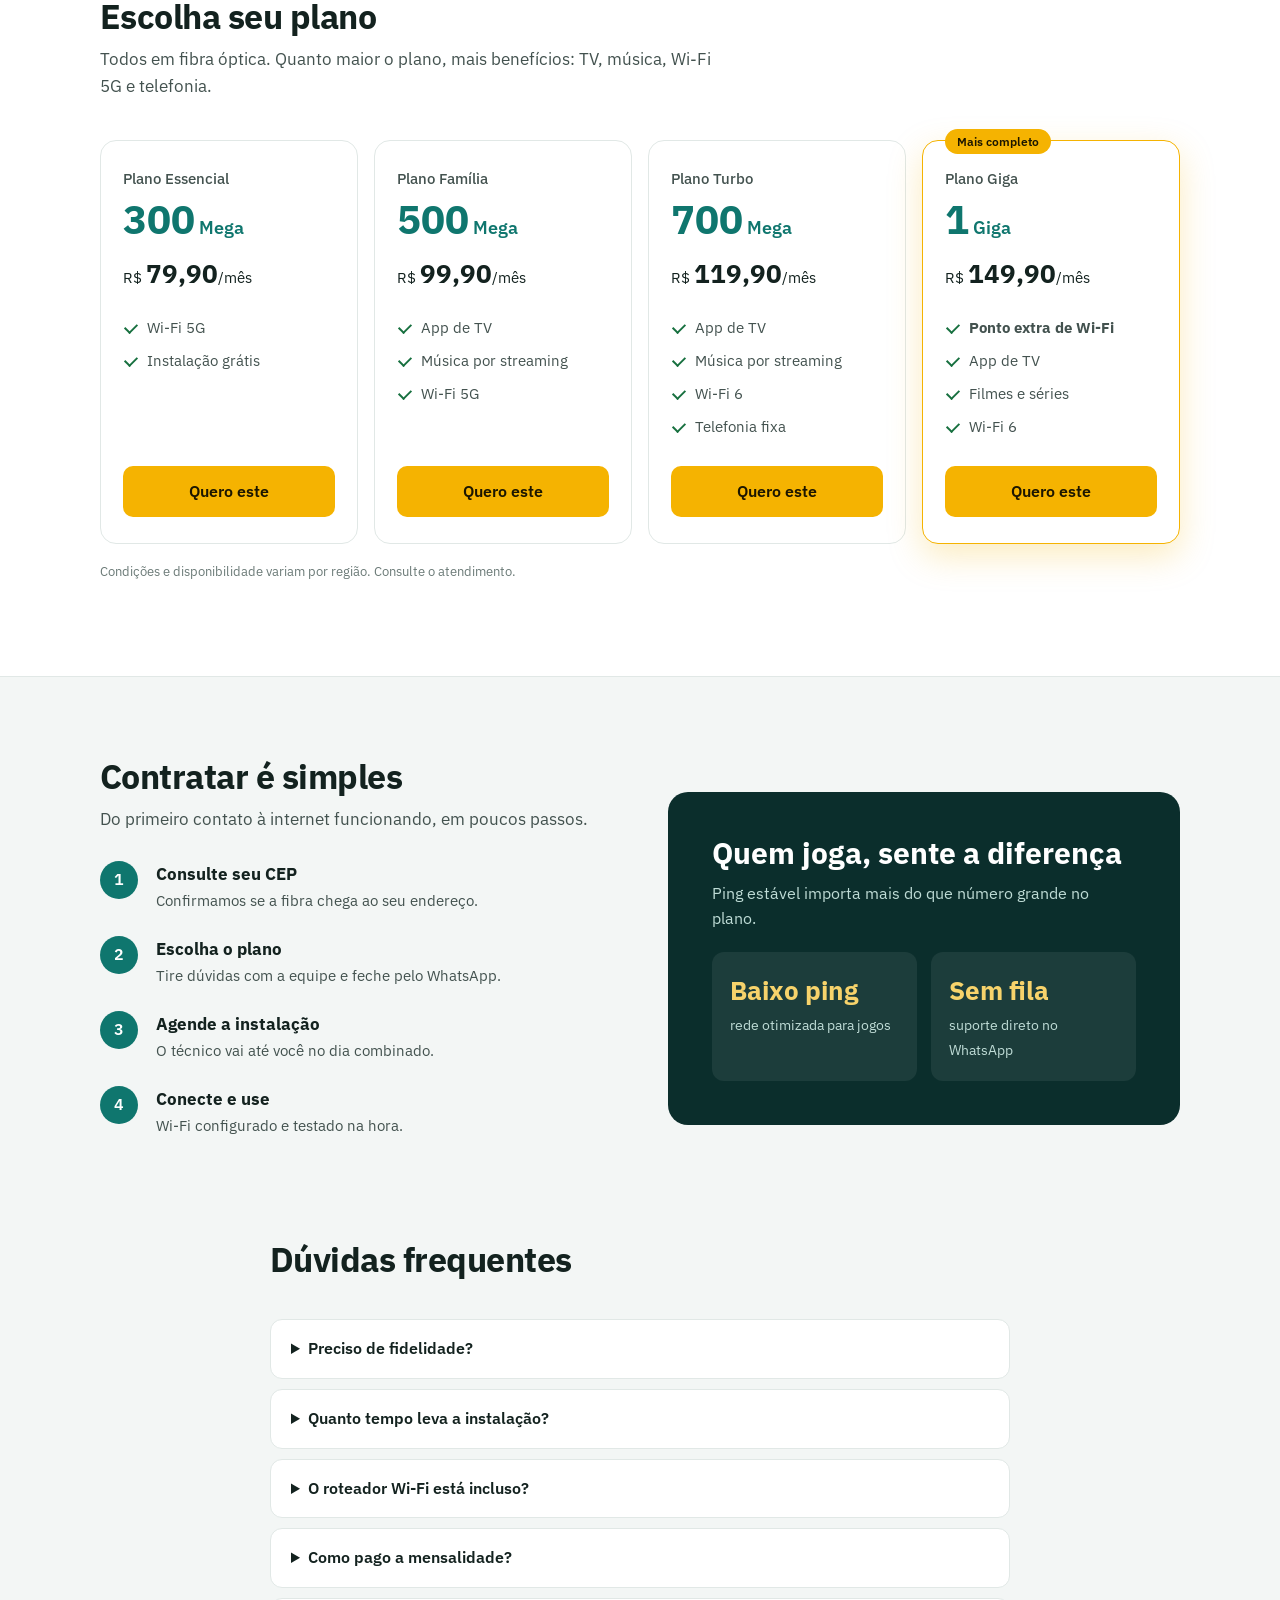
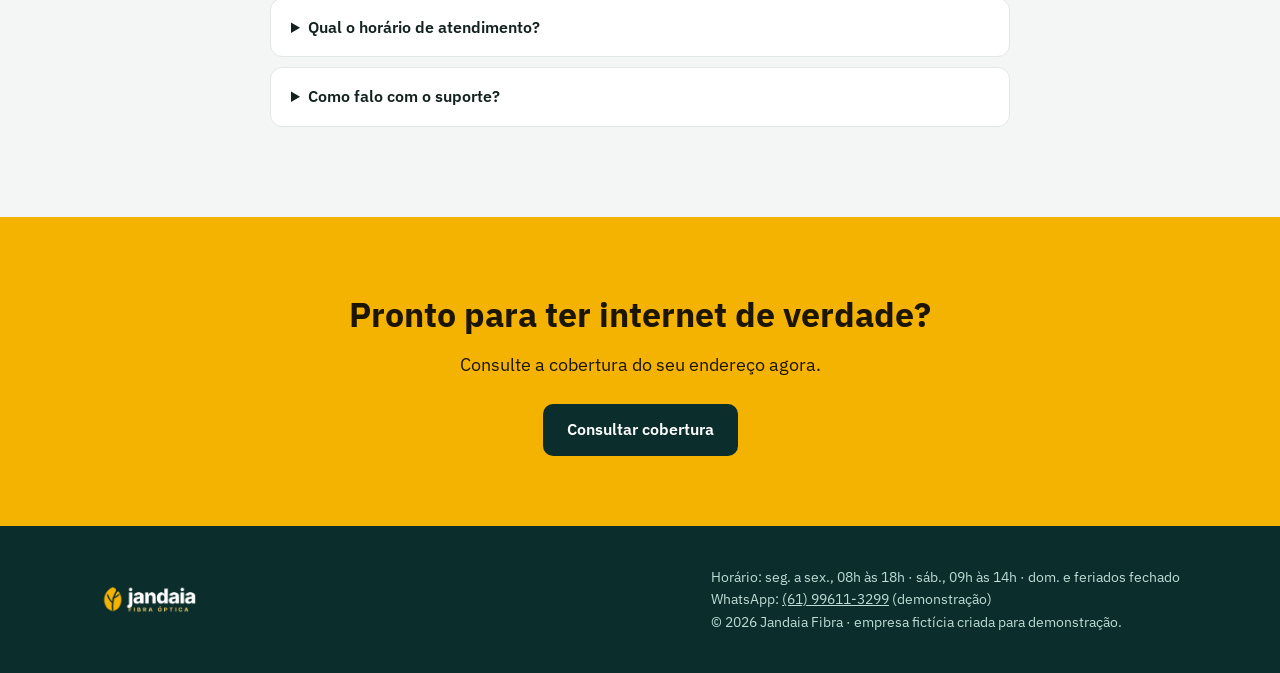
<file: provedores/landing/index.html>
<!doctype html>
<html lang="pt-BR">
<head>
<meta charset="utf-8">
<meta name="viewport" content="width=device-width, initial-scale=1">
<meta name="robots" content="noindex, nofollow">
<title>Jandaia Fibra · Internet de fibra</title>
<meta name="description" content="Internet de fibra estável para jogar, trabalhar e assistir sem travar. Consulte a cobertura e assine pelo WhatsApp.">
<link rel="icon" href="../assets/icone.png">
<link rel="preconnect" href="https://fonts.googleapis.com">
<link rel="preconnect" href="https://fonts.gstatic.com" crossorigin>
<link rel="stylesheet" href="https://fonts.googleapis.com/css2?family=IBM+Plex+Sans:wght@400;500;600;700&display=swap">
<style>
*{box-sizing:border-box}
html{scroll-behavior:smooth}
body{margin:0;font-family:"IBM Plex Sans",system-ui,-apple-system,"Segoe UI",sans-serif;background:#f3f6f5;color:#13221f;line-height:1.6;font-size:16px}
:root{--nav:#0b2e2c;--marca:#0f766e;--laranja:#f5b301;--laranja2:#dd9f00;--laranja-tx:#8a5a00;--linha:#e1e8e6;--tinta2:#43524f;--papel:#fff}
img{max-width:100%}
a{color:inherit}
.in{max-width:1120px;margin:0 auto;padding:0 20px}
header{position:sticky;top:0;z-index:10;background:var(--nav)}
header .in{display:flex;align-items:center;justify-content:space-between;height:64px}
header img{height:30px;display:block}
header nav{display:flex;gap:26px;align-items:center}
header nav a{color:#bfdcd6;text-decoration:none;font-size:15px}
header nav a:hover{color:#fff}
.btn{display:inline-block;background:var(--laranja);color:#1c1600!important;text-decoration:none;font-weight:600;padding:13px 24px;border-radius:10px;border:0;font:inherit;font-weight:600;cursor:pointer;transition:background .15s}
.btn:hover{background:var(--laranja2)}
.btn.sm{padding:9px 18px;font-size:14.5px}
.btn.ghost{background:transparent;border:1.5px solid #3f8f86;color:#fff!important}
.btn.ghost:hover{background:rgba(255,255,255,.08)}
.hero{background:radial-gradient(900px 400px at 85% 0,#0f766e 0,transparent 70%),var(--nav);color:#fff;padding:84px 0 110px}
.hero .in{display:grid;grid-template-columns:1.15fr .85fr;gap:48px;align-items:center}
.tag{display:inline-block;font-size:13px;letter-spacing:.05em;text-transform:uppercase;color:#f7d36b;font-weight:600;margin-bottom:14px}
h1{font-size:50px;line-height:1.08;margin:0 0 18px;letter-spacing:-.02em;font-weight:700}
h1 em{font-style:normal;color:var(--laranja)}
.hero p{color:#bfdcd6;font-size:19px;max-width:520px;margin:0 0 28px}
.cta{display:flex;gap:12px;flex-wrap:wrap}
.cov{background:#fff;color:#13221f;border-radius:16px;padding:26px;box-shadow:0 20px 50px rgba(0,0,0,.28)}
.cov h2{font-size:20px;margin:0 0 4px}
.cov p{color:var(--tinta2);font-size:14.5px;margin:0 0 16px}
.cov label{font-size:13px;font-weight:600;display:block;margin:0 0 5px}
.cov input{width:100%;font:inherit;padding:12px 14px;border:1.5px solid var(--linha);border-radius:10px;margin-bottom:12px;background:#fff;color:#13221f}
.cov input:focus{outline:2px solid var(--marca);border-color:transparent}
.cov .btn{width:100%}
.cov small{display:block;margin-top:10px;color:#6b7a77;font-size:12.5px}
.nums{margin-top:-52px;position:relative}
.nums .in>div{display:grid;grid-template-columns:repeat(4,1fr);background:var(--papel);border:1px solid var(--linha);border-radius:14px;box-shadow:0 8px 30px rgba(11,46,44,.08);overflow:hidden}
.nums .n{padding:22px 24px;border-right:1px solid var(--linha)}
.nums .n:last-child{border:0}
.nums b{display:block;font-size:28px;color:var(--marca);line-height:1.1}
.nums span{font-size:14px;color:var(--tinta2)}
section{padding:80px 0}
.head{max-width:620px;margin:0 0 40px}
.head h2{font-size:34px;line-height:1.15;margin:0 0 10px;letter-spacing:-.015em}
.head p{color:var(--tinta2);margin:0;font-size:17px}
.grid3{display:grid;grid-template-columns:repeat(3,1fr);gap:18px}
.box{background:var(--papel);border:1px solid var(--linha);border-radius:14px;padding:26px}
.box .ic{width:44px;height:44px;border-radius:12px;background:#fdf5dc;display:grid;place-items:center;margin-bottom:14px}
.box .ic svg{width:22px;height:22px;stroke:var(--laranja-tx);fill:none;stroke-width:2;stroke-linecap:round;stroke-linejoin:round}
.box h3{margin:0 0 6px;font-size:18px}
.box p{margin:0;color:var(--tinta2);font-size:15px}
#planos{background:#fff;border-block:1px solid var(--linha)}
.plans{display:grid;grid-template-columns:repeat(4,1fr);gap:16px}
.plan{border:1.5px solid var(--linha);border-radius:16px;padding:26px 22px;background:#fff;display:flex;flex-direction:column;position:relative}
.plan.top{border-color:var(--laranja);box-shadow:0 12px 34px rgba(245,179,1,.25)}
.plan .badge{position:absolute;top:-12px;left:22px;background:var(--laranja);color:#1c1600;font-size:12px;font-weight:600;padding:3px 12px;border-radius:99px}
.plan h3{margin:0;font-size:15px;color:var(--tinta2);font-weight:500}
.plan .mb{font-size:40px;font-weight:700;color:var(--marca);line-height:1.1;margin:6px 0 2px}
.plan .mb small{font-size:18px;font-weight:600}
.plan .pr{font-size:15px;margin:10px 0 16px}
.plan .pr b{font-size:26px}
.plan ul{list-style:none;padding:0;margin:0 0 22px;font-size:14.5px;color:var(--tinta2);flex:1}
.plan li{padding:5px 0 5px 24px;position:relative}
.plan li:before{content:"";position:absolute;left:2px;top:12px;width:10px;height:6px;border-left:2px solid #17703f;border-bottom:2px solid #17703f;transform:rotate(-45deg)}
.plan .btn{text-align:center}
.note{font-size:13px;color:#6b7a77;margin-top:18px}
.split{display:grid;grid-template-columns:1fr 1fr;gap:56px;align-items:center}
.split ol{list-style:none;counter-reset:s;padding:0;margin:0}
.split li{counter-increment:s;position:relative;padding:0 0 22px 56px}
.split li:before{content:counter(s);position:absolute;left:0;top:0;width:38px;height:38px;border-radius:50%;background:var(--marca);color:#fff;display:grid;place-items:center;font-weight:600}
.split li b{display:block;font-size:17px}
.split li span{color:var(--tinta2);font-size:15px}
.gamer{background:var(--nav);color:#fff;border-radius:20px;padding:44px;display:grid;grid-template-columns:1fr 1fr;gap:30px;align-items:center}
.gamer h2{font-size:30px;margin:0 0 10px;line-height:1.15}
.gamer p{color:#bfdcd6;margin:0 0 20px}
.stat{display:grid;grid-template-columns:1fr 1fr;gap:14px}
.stat div{background:rgba(255,255,255,.07);border-radius:12px;padding:18px}
.stat b{font-size:26px;color:#f7d36b;display:block}
.stat span{font-size:13.5px;color:#bfdcd6}
details{background:#fff;border:1px solid var(--linha);border-radius:12px;padding:16px 20px;margin-bottom:10px}
summary{cursor:pointer;font-weight:600}
details p{margin:10px 0 0;color:var(--tinta2);font-size:15px}
.final{background:var(--laranja);color:#1c1600;text-align:center;padding:70px 0}
.final h2{font-size:34px;margin:0 0 10px}
.final p{margin:0 0 24px;font-size:18px}
.final .btn{background:var(--nav);color:#fff!important}
.final .btn:hover{background:#0a1614}
footer{background:var(--nav);color:#bfdcd6;padding:40px 0;font-size:14px}
footer .in{display:flex;justify-content:space-between;gap:20px;flex-wrap:wrap;align-items:center}
footer img{height:28px}
.wa{position:fixed;right:18px;bottom:18px;z-index:20;background:#1fa855;color:#fff;border-radius:99px;padding:13px 20px;font-weight:600;text-decoration:none;box-shadow:0 8px 24px rgba(0,0,0,.25);display:flex;gap:8px;align-items:center}
.wa svg{width:20px;height:20px;fill:#fff}
@media(max-width:900px){
 header nav a:not(.btn){display:none}
 .hero{padding:52px 0 90px}.hero .in,.split,.gamer{grid-template-columns:1fr}
 h1{font-size:36px}
 .nums .in>div{grid-template-columns:1fr 1fr}.nums .n:nth-child(2){border-right:0}.nums .n:nth-child(-n+2){border-bottom:1px solid var(--linha)}
 .grid3,.plans{grid-template-columns:1fr 1fr}
 section{padding:56px 0}.head h2,.final h2{font-size:28px}
}
@media(max-width:560px){.grid3,.plans{grid-template-columns:1fr}.gamer{padding:28px}.wa span{display:none}.wa{padding:14px}}
</style>
</head>
<body>

<!-- DEMONSTRAÇÃO: Jandaia Fibra é uma empresa fictícia. Planos e preços são inventados. O WhatsApp aponta para a Site Express (quem testa a página fala com a gente). -->

<header>
  <div class="in">
    <a href="#"><img src="../assets/logo-branco.png" alt="Jandaia Fibra"></a>
    <nav>
      <a href="#planos">Planos</a>
      <a href="#vantagens">Vantagens</a>
      <a href="#como">Como contratar</a>
      <a href="#duvidas">Dúvidas</a>
      <a class="btn sm" href="#cobertura">Assinar</a>
    </nav>
  </div>
</header>

<div class="hero">
  <div class="in">
    <div>
      <span class="tag">Internet de fibra óptica</span>
      <h1>Internet que não cai <em>na hora H.</em></h1>
      <p>Velocidade de verdade para jogar online, trabalhar de casa e assistir sem travar. Instalação rápida e suporte que responde.</p>
      <div class="cta">
        <a class="btn" href="#planos">Ver planos</a>
        <a class="btn ghost" href="#cobertura">Consultar cobertura</a>
      </div>
    </div>
    <form class="cov" id="cobertura">
      <h2>Chega na sua casa?</h2>
      <p>Informe seu CEP e fale com a gente pelo WhatsApp.</p>
      <label for="nome">Nome</label>
      <input id="nome" autocomplete="name" placeholder="Seu nome" required>
      <label for="cep">CEP</label>
      <input id="cep" inputmode="numeric" autocomplete="postal-code" placeholder="00000-000" maxlength="9" required>
      <button class="btn" type="submit">Consultar pelo WhatsApp</button>
      <small>Sem compromisso. Atendemos de seg. a sex., 08h às 18h, e sáb., 09h às 14h.</small>
    </form>
  </div>
</div>

<div class="nums">
  <div class="in"><div>
    <div class="n"><b>100%</b><span>fibra até a sua casa</span></div>
    <div class="n"><b>até 1 Giga</b><span>no plano Giga, com ponto extra de Wi-Fi</span></div>
    <div class="n"><b>Wi-Fi 6</b><span>nos planos Turbo e Giga</span></div>
    <div class="n"><b>Suporte</b><span>por WhatsApp e telefone</span></div>
  </div></div>
</div>

<section id="vantagens">
  <div class="in">
    <div class="head"><h2>Feita para quem usa a internet de verdade</h2><p>Estabilidade primeiro: é ela que faz o ping baixo, a chamada de vídeo sem corte e o filme sem carregar.</p></div>
    <div class="grid3">
      <div class="box"><div class="ic"><svg viewBox="0 0 24 24"><path d="M13 2 4 14h7l-1 8 9-12h-7z"/></svg></div><h3>Baixa latência</h3><p>Rede pensada para jogos online, com monitoramento da qualidade da conexão.</p></div>
      <div class="box"><div class="ic"><svg viewBox="0 0 24 24"><path d="M5 12.5a10 10 0 0 1 14 0M8.5 16a5 5 0 0 1 7 0M12 20h.01"/></svg></div><h3>Wi-Fi que alcança</h3><p>Wi-Fi 5G em todos os planos e Wi-Fi 6 no Turbo e no Giga, com orientação para posicionar o roteador do jeito certo.</p></div>
      <div class="box"><div class="ic"><svg viewBox="0 0 24 24"><path d="M21 15a2 2 0 0 1-2 2H8l-5 4V5a2 2 0 0 1 2-2h14a2 2 0 0 1 2 2z"/></svg></div><h3>Atendimento humano</h3><p>Fale pelo WhatsApp e acompanhe o chamado até resolver.</p></div>
      <div class="box"><div class="ic"><svg viewBox="0 0 24 24"><path d="m14.7 6.3 3 3M3 21l3.5-.8L19 7.7a2.1 2.1 0 0 0-3-3L3.5 17z"/></svg></div><h3>Instalação ágil</h3><p>Técnico agenda, instala e deixa tudo funcionando antes de ir embora.</p></div>
      <div class="box"><div class="ic"><svg viewBox="0 0 24 24"><rect x="3" y="5" width="18" height="14" rx="2"/><path d="M3 10h18"/></svg></div><h3>Preço sem pegadinha</h3><p>Valor mensal claro, sem taxa escondida. Boleto, Pix ou cartão.</p></div>
      <div class="box"><div class="ic"><svg viewBox="0 0 24 24"><path d="M12 3 4 6v6c0 5 3.5 8 8 9 4.500-1 8-4 8-9V6z"/></svg></div><h3>Rede monitorada</h3><p>A equipe acompanha a rede e age antes de muita gente perceber o problema.</p></div>
    </div>
  </div>
</section>

<section id="planos">
  <div class="in">
    <div class="head"><h2>Escolha seu plano</h2><p>Todos em fibra óptica. Quanto maior o plano, mais benefícios: TV, música, Wi-Fi 5G e telefonia.</p></div>
    <div class="plans"><div class="plan"><h3>Plano Essencial</h3><div class="mb">300<small> Mega</small></div><div class="pr">R$ <b>79,90</b>/mês</div><ul><li>Wi-Fi 5G</li><li>Instalação grátis</li></ul><a class="btn" href="#cobertura" data-plano="Essencial 300 Mega">Quero este</a></div><div class="plan"><h3>Plano Família</h3><div class="mb">500<small> Mega</small></div><div class="pr">R$ <b>99,90</b>/mês</div><ul><li>App de TV</li><li>Música por streaming</li><li>Wi-Fi 5G</li></ul><a class="btn" href="#cobertura" data-plano="Família 500 Mega">Quero este</a></div><div class="plan"><h3>Plano Turbo</h3><div class="mb">700<small> Mega</small></div><div class="pr">R$ <b>119,90</b>/mês</div><ul><li>App de TV</li><li>Música por streaming</li><li>Wi-Fi 6</li><li>Telefonia fixa</li></ul><a class="btn" href="#cobertura" data-plano="Turbo 700 Mega">Quero este</a></div><div class="plan top"><span class="badge">Mais completo</span><h3>Plano Giga</h3><div class="mb">1<small> Giga</small></div><div class="pr">R$ <b>149,90</b>/mês</div><ul><li><b>Ponto extra de Wi-Fi</b></li><li>App de TV</li><li>Filmes e séries</li><li>Wi-Fi 6</li></ul><a class="btn" href="#cobertura" data-plano="Giga 1 Giga">Quero este</a></div></div>
    <p class="note">Condições e disponibilidade variam por região. Consulte o atendimento.</p>
  </div>
</section>

<section id="como">
  <div class="in split">
    <div>
      <div class="head" style="margin:0 0 28px"><h2>Contratar é simples</h2><p>Do primeiro contato à internet funcionando, em poucos passos.</p></div>
      <ol>
        <li><b>Consulte seu CEP</b><span>Confirmamos se a fibra chega ao seu endereço.</span></li>
        <li><b>Escolha o plano</b><span>Tire dúvidas com a equipe e feche pelo WhatsApp.</span></li>
        <li><b>Agende a instalação</b><span>O técnico vai até você no dia combinado.</span></li>
        <li><b>Conecte e use</b><span>Wi-Fi configurado e testado na hora.</span></li>
      </ol>
    </div>
    <div class="gamer">
      <div style="grid-column:1/-1">
        <h2>Quem joga, sente a diferença</h2>
        <p>Ping estável importa mais do que número grande no plano.</p>
        <div class="stat">
          <div><b>Baixo ping</b><span>rede otimizada para jogos</span></div>
          <div><b>Sem fila</b><span>suporte direto no WhatsApp</span></div>
        </div>
      </div>
    </div>
  </div>
</section>

<section id="duvidas" style="padding-top:0">
  <div class="in" style="max-width:780px">
    <div class="head"><h2>Dúvidas frequentes</h2></div>
    <details><summary>Preciso de fidelidade?</summary><p>Confirme as condições do plano com o atendimento no momento da contratação.</p></details>
    <details><summary>Quanto tempo leva a instalação?</summary><p>O prazo depende da agenda técnica da sua região. O atendimento informa a data ao fechar o plano.</p></details>
    <details><summary>O roteador Wi-Fi está incluso?</summary><p>Sim. Todos os planos incluem roteador em comodato; Turbo e Giga vêm com Wi-Fi 6.</p></details>
    <details><summary>Como pago a mensalidade?</summary><p>Boleto, Pix ou cartão. Você recebe o aviso antes do vencimento.</p></details>
    <details><summary>Qual o horário de atendimento?</summary><p>Segunda a sexta, das 08h às 18h; sábado, das 09h às 14h. Domingos e feriados fechado.</p></details>
    <details><summary>Como falo com o suporte?</summary><p>Pelo WhatsApp: (61) 99611-3299 (número de demonstração). Acompanhamos o chamado até a solução.</p></details>
  </div>
</section>

<div class="final">
  <div class="in">
    <h2>Pronto para ter internet de verdade?</h2>
    <p>Consulte a cobertura do seu endereço agora.</p>
    <a class="btn" href="#cobertura">Consultar cobertura</a>
  </div>
</div>

<footer>
  <div class="in">
    <img src="../assets/logo-branco.png" alt="Jandaia Fibra">
    <span>Horário: seg. a sex., 08h às 18h · sáb., 09h às 14h · dom. e feriados fechado<br>WhatsApp: <a href="https://wa.me/5561996113299">(61) 99611-3299</a> (demonstração)<br>© <span id="ano"></span> Jandaia Fibra · empresa fictícia criada para demonstração.</span>
  </div>
</footer>

<a class="wa" id="wa" href="#cobertura" aria-label="Falar no WhatsApp">
  <svg viewBox="0 0 24 24"><path d="M12 2a10 10 0 0 0-8.6 15L2 22l5.2-1.4A10 10 0 1 0 12 2m5.2 14.200c-.2.600-1.300 1.200-1.800 1.200-.5.100-1 .2-3.300-.7-2.800-1.100-4.600-4-4.700-4.200-.1-.2-1.100-1.500-1.100-2.800s.7-2 1-2.300c.2-.3.500-.3.700-.3h.5c.2 0 .4 0 .6.500l.8 2c.1.200.1.400 0 .5l-.4.600-.4.400c-.1.200-.3.300-.1.600.2.300.8 1.300 1.700 2.100 1.200 1 2.100 1.300 2.400 1.500.3.100.5.100.6-.1l.9-1.100c.2-.3.400-.2.600-.1l1.900.9c.3.100.5.200.5.300.1.200.1.800-.1 1.400"/></svg>
  <span>WhatsApp</span>
</a>

<script>
var WHATS = "5561996113299"; // demonstração: número da Site Express
var plano = "";
function link(msg){ return "https://wa.me/" + WHATS + "?text=" + encodeURIComponent(msg); }
document.getElementById("ano").textContent = new Date().getFullYear();
document.getElementById("wa").href = link("Olá! Quero saber mais sobre a internet da Jandaia.");
document.querySelectorAll("[data-plano]").forEach(function(a){
  a.addEventListener("click", function(){ plano = a.dataset.plano; });
});
var cep = document.getElementById("cep");
cep.addEventListener("input", function(){
  var d = cep.value.replace(/\D/g, "").slice(0, 8);
  cep.value = d.length > 5 ? d.slice(0, 5) + "-" + d.slice(5) : d;
});
document.getElementById("cobertura").addEventListener("submit", function(e){
  e.preventDefault();
  var nome = document.getElementById("nome").value.trim();
  if (cep.value.replace(/\D/g, "").length !== 8) { cep.focus(); return; }
  var msg = "Olá! Sou " + nome + ". Quero consultar a cobertura para o CEP " + cep.value +
    (plano ? " e contratar o plano de " + plano : "") + ".";
  window.open(link(msg), "_blank", "noopener");
});
</script>
</body>
</html>
</file>
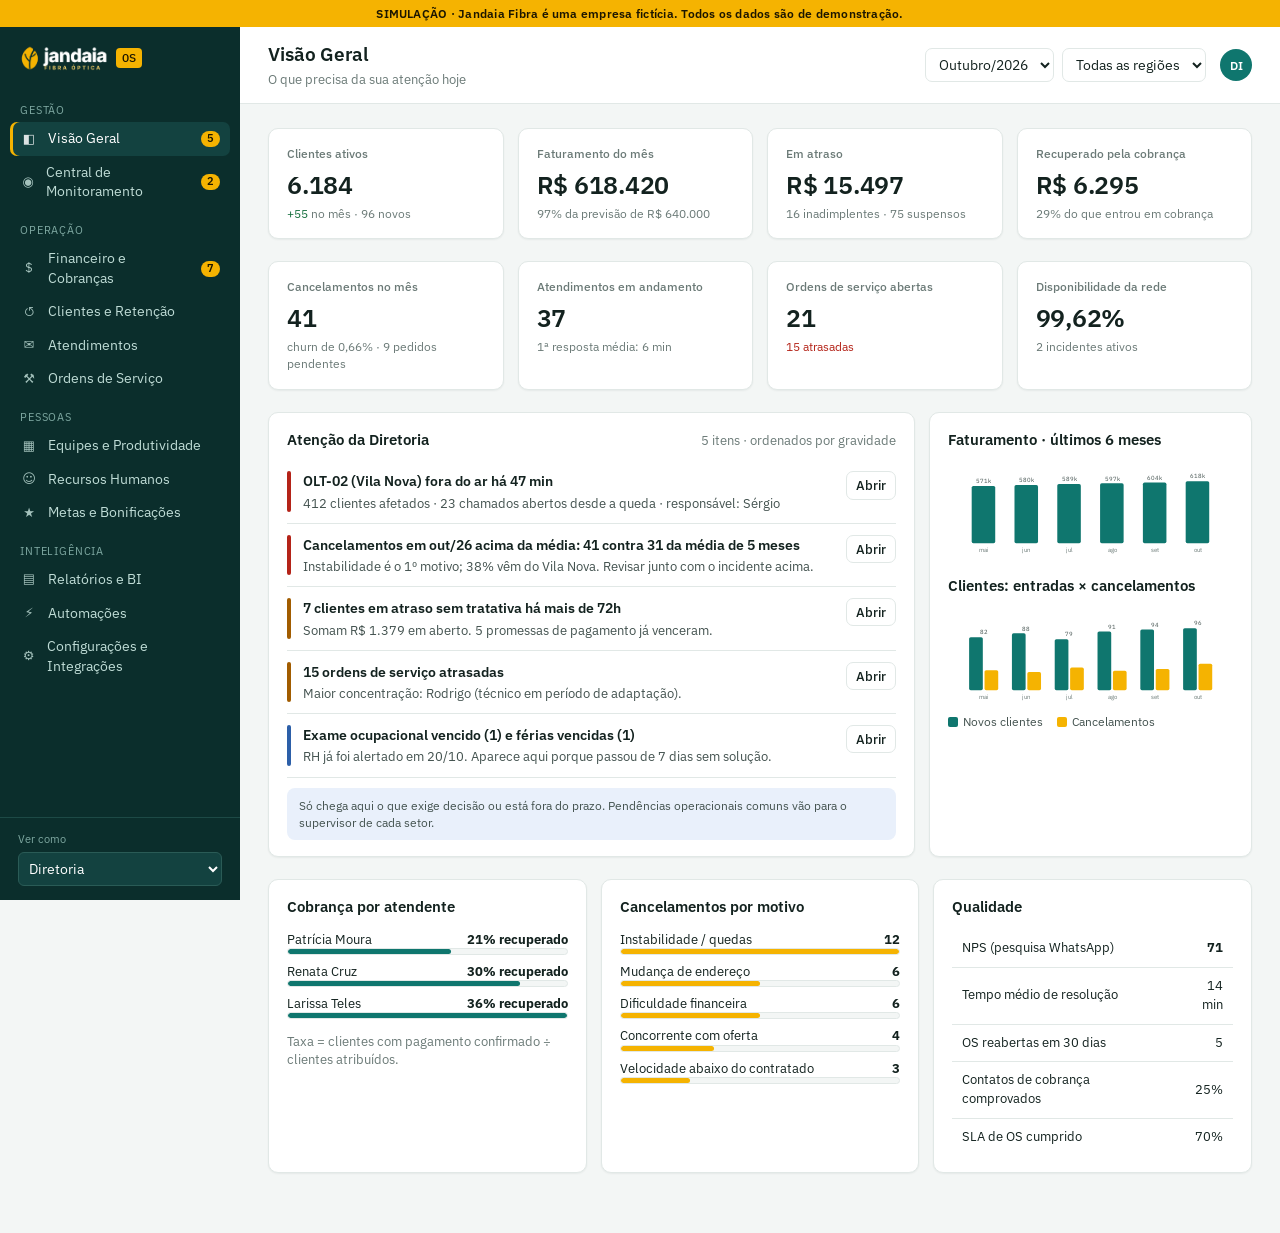
<file: provedores/prototipo/index.html>
<!doctype html>
<html lang="pt-BR">
<head>
<meta charset="utf-8">
<meta name="viewport" content="width=device-width, initial-scale=1">
<meta name="robots" content="noindex, nofollow">
<meta name="theme-color" content="#0b2e2c">
<title>Jandaia OS · protótipo</title>
<link rel="icon" href="../assets/icone.png">
<link rel="manifest" href="manifest.json">
<link rel="preconnect" href="https://fonts.googleapis.com">
<link rel="preconnect" href="https://fonts.gstatic.com" crossorigin>
<link rel="stylesheet" href="https://fonts.googleapis.com/css2?family=IBM+Plex+Mono:wght@400;500&family=IBM+Plex+Sans:wght@400;500;600;700&display=swap">
<link rel="stylesheet" href="app.css">
</head>
<body>
<div class="sim-bar">SIMULAÇÃO · Jandaia Fibra é uma empresa fictícia. Todos os dados são de demonstração.</div>
<div class="shell">
  <aside class="side" id="side">
    <div class="side-top">
      <img src="../assets/logo-branco.png" alt="Jandaia" class="side-logo">
      <span class="side-os">OS</span>
    </div>
    <nav id="nav"></nav>
    <div class="side-foot">
      <label for="perfil">Ver como</label>
      <select id="perfil">
        <option value="diretoria">Diretoria</option>
        <option value="cobranca">Atendente de cobrança</option>
        <option value="supervisor">Supervisor técnico</option>
        <option value="rh">RH</option>
      </select>
    </div>
  </aside>
  <div class="main">
    <header class="top">
      <button class="menu-btn" id="menuBtn" aria-label="Abrir menu">☰</button>
      <div class="top-title"><h1 id="pgTitle">Visão Geral</h1><span id="pgSub" class="muted"></span></div>
      <div class="top-filters" id="filters">
        <select id="fPeriodo" aria-label="Período"><option value="mes">Outubro/2026</option><option value="7d">Últimos 7 dias</option><option value="tri">Trimestre</option></select>
        <select id="fRegiao" aria-label="Região"><option value="">Todas as regiões</option></select>
      </div>
      <div class="top-user"><span class="avatar" id="avatar">DI</span></div>
    </header>
    <main id="view" class="view" tabindex="-1"></main>
  </div>
</div>
<div class="modal" id="modal" hidden><div class="modal-box" role="dialog" aria-modal="true"><div id="modalBody"></div></div></div>
<div class="toast" id="toast" hidden></div>
<script src="data.js"></script>
<script src="app.js"></script>
</body>
</html>
</file>
<file: provedores/prototipo/app.css>
/* Jandaia OS: lateral verde-petróleo da marca, amarelo só para ação e destaque, cinzas neutros no conteúdo */
*{box-sizing:border-box}
html,body{margin:0;height:100%}
[hidden]{display:none!important}
:root{
  --fundo:#f3f6f5; --papel:#fff; --tinta:#13221f; --tinta2:#43524f; --tinta3:#6b7a77;
  --linha:#e1e8e6; --nav:#0b2e2c; --nav2:#134240; --nav-tx:#bfdcd6;
  --marca:#0f766e; --laranja:#f5b301; --laranja-bg:#fdf5dc; --laranja-tx:#8a5a00;
  --ok:#17703f; --ok-bg:#e8f5ed; --at:#a15c00; --at-bg:#fdf3e1; --cr:#b42318; --cr-bg:#fdecea; --info:#2c5fa8; --info-bg:#e9f0fb;
  --sans:"IBM Plex Sans",system-ui,-apple-system,"Segoe UI",sans-serif; --mono:"IBM Plex Mono",ui-monospace,Consolas,monospace;
  --r:10px; --sombra:0 1px 2px rgba(10,40,36,.06);
}
@media (prefers-color-scheme: dark){:root:not([data-theme="light"]){
  --fundo:#0a1614; --papel:#12201e; --tinta:#e9f2f0; --tinta2:#bfd0cc; --tinta3:#8aa19c; --linha:#22403c;
  --nav:#071311; --nav2:#10302d; --marca:#4fd1c5; --laranja:#f7c948; --laranja-bg:#2e260b; --laranja-tx:#f7c948;
  --ok:#5cc489; --ok-bg:#132a1d; --at:#e9a84a; --at-bg:#2e220d; --cr:#f0756a; --cr-bg:#331614; --info:#7aa6e8; --info-bg:#152238; color-scheme:dark}}
:root[data-theme="dark"]{
  --fundo:#0a1614; --papel:#12201e; --tinta:#e9f2f0; --tinta2:#bfd0cc; --tinta3:#8aa19c; --linha:#22403c;
  --nav:#071311; --nav2:#10302d; --marca:#4fd1c5; --laranja:#f7c948; --laranja-bg:#2e260b; --laranja-tx:#f7c948;
  --ok:#5cc489; --ok-bg:#132a1d; --at:#e9a84a; --at-bg:#2e220d; --cr:#f0756a; --cr-bg:#331614; --info:#7aa6e8; --info-bg:#152238; color-scheme:dark}
body{font-family:var(--sans);background:var(--fundo);color:var(--tinta);font-size:14px;line-height:1.45}
.sim-bar{background:var(--laranja);color:#1c1600;font-size:12px;font-weight:600;text-align:center;padding:5px 12px;letter-spacing:.02em}
.shell{display:flex;min-height:calc(100vh - 27px)}
.side{width:240px;flex:none;background:var(--nav);color:var(--nav-tx);display:flex;flex-direction:column;position:sticky;top:0;height:calc(100vh - 27px);overflow-y:auto}
.side-top{display:flex;align-items:center;gap:8px;padding:18px 18px 14px}
.side-logo{height:26px}
.side-os{font-family:var(--mono);font-size:12px;background:var(--laranja);color:#1c1600;padding:1px 6px;border-radius:4px;font-weight:500}
#nav{flex:1;padding:4px 10px}
#nav .grp{font-size:10.5px;text-transform:uppercase;letter-spacing:.08em;color:#7fa9a2;margin:14px 10px 4px}
#nav a{display:flex;align-items:center;gap:10px;color:var(--nav-tx);text-decoration:none;padding:7px 10px;border-radius:7px;font-size:13.5px}
#nav a:hover{background:var(--nav2);color:#fff}
#nav a.on{background:var(--nav2);color:#fff;box-shadow:inset 3px 0 0 var(--laranja)}
#nav a .ic{width:18px;text-align:center;opacity:.85;font-size:13px}
#nav a .cnt{margin-left:auto;background:var(--laranja);color:#1c1600;font-size:11px;border-radius:9px;padding:0 6px;font-weight:600}
.side-foot{padding:14px 18px;border-top:1px solid #1d4a46}
.side-foot label{display:block;font-size:11px;color:#7fa9a2;margin-bottom:4px}
.side-foot select{width:100%;background:var(--nav2);color:#fff;border:1px solid #2a5b56;border-radius:6px;padding:6px}
.main{flex:1;min-width:0;display:flex;flex-direction:column}
.top{display:flex;align-items:center;gap:14px;padding:14px 28px;background:var(--papel);border-bottom:1px solid var(--linha);position:sticky;top:0;z-index:5}
.top-title{flex:1;min-width:0}
.top h1{font-size:19px;margin:0;font-weight:600}
.top-filters{display:flex;gap:8px}
select,input,textarea{font:inherit;color:var(--tinta);background:var(--papel);border:1px solid var(--linha);border-radius:7px;padding:6px 9px}
.avatar{display:inline-grid;place-items:center;width:32px;height:32px;border-radius:50%;background:var(--marca);color:#fff;font-weight:600;font-size:12px}
.menu-btn{display:none;background:none;border:1px solid var(--linha);border-radius:7px;font-size:18px;padding:3px 9px;color:var(--tinta);cursor:pointer}
.view{padding:24px 28px 60px;max-width:1400px;width:100%}
.muted{color:var(--tinta3);font-size:12.5px}
h2{font-size:15px;margin:0 0 12px;font-weight:600}
h3{font-size:13.5px;margin:0 0 8px;font-weight:600}
.grid{display:grid;gap:14px}
.g4{grid-template-columns:repeat(4,1fr)} .g3{grid-template-columns:repeat(3,1fr)} .g2{grid-template-columns:repeat(2,1fr)} .g21{grid-template-columns:2fr 1fr} .g12{grid-template-columns:1fr 2fr}
.card{background:var(--papel);border:1px solid var(--linha);border-radius:var(--r);padding:16px 18px;box-shadow:var(--sombra);min-width:0}
.card-h{display:flex;justify-content:space-between;align-items:baseline;gap:10px;margin-bottom:10px}
.card-h h2{margin:0}
.kpi .lb{font-size:12px;color:var(--tinta3);font-weight:500}
.kpi .vl{font-size:25px;font-weight:600;margin:4px 0 2px;font-variant-numeric:tabular-nums;letter-spacing:-.01em}
.kpi .dt{font-size:12px;color:var(--tinta3)}
.up{color:var(--ok)} .down{color:var(--cr)}
.sec{margin-top:22px}
.tag{display:inline-block;font-size:11.5px;font-weight:600;padding:2px 8px;border-radius:10px;white-space:nowrap}
.t-ok{background:var(--ok-bg);color:var(--ok)} .t-at{background:var(--at-bg);color:var(--at)} .t-cr{background:var(--cr-bg);color:var(--cr)} .t-info{background:var(--info-bg);color:var(--info)} .t-neu{background:var(--fundo);color:var(--tinta2);border:1px solid var(--linha)} .t-lar{background:var(--laranja-bg);color:var(--laranja-tx)}
table{width:100%;border-collapse:collapse;font-size:13px}
th{text-align:left;font-weight:500;color:var(--tinta3);font-size:12px;padding:8px 10px;border-bottom:1px solid var(--linha);white-space:nowrap}
td{padding:9px 10px;border-bottom:1px solid var(--linha);vertical-align:middle}
tr:last-child td{border-bottom:0}
tbody tr.click{cursor:pointer} tbody tr.click:hover{background:var(--fundo)}
.num{text-align:right;font-variant-numeric:tabular-nums}
.tbl-wrap{overflow-x:auto}
.btn{font:inherit;font-weight:500;border:1px solid var(--linha);background:var(--papel);color:var(--tinta);border-radius:7px;padding:7px 13px;cursor:pointer}
.btn:hover{border-color:var(--tinta3)}
.btn-p{background:var(--laranja);border-color:var(--laranja);color:#1c1600}
.btn-p:hover{filter:brightness(.95);border-color:var(--laranja)}
.btn-s{padding:4px 9px;font-size:12.5px}
.att{display:flex;gap:12px;align-items:flex-start;padding:11px 0;border-bottom:1px solid var(--linha)}
.att:last-child{border-bottom:0}
.att .bar{width:4px;align-self:stretch;border-radius:2px;flex:none}
.att .tx{flex:1} .att .tx b{font-weight:600} .att .tx p{margin:2px 0 0;color:var(--tinta2);font-size:12.5px}
.sev-cr{background:var(--cr)} .sev-at{background:var(--at)} .sev-info{background:var(--info)}
.meter{height:7px;background:var(--fundo);border-radius:4px;overflow:hidden;border:1px solid var(--linha)}
.meter i{display:block;height:100%;background:var(--marca);border-radius:4px}
.row{display:flex;gap:10px;align-items:center;flex-wrap:wrap}
.sp{flex:1}
.tabs{display:flex;gap:4px;border-bottom:1px solid var(--linha);margin-bottom:16px;overflow-x:auto}
.tabs button{font:inherit;background:none;border:0;padding:8px 12px;color:var(--tinta3);cursor:pointer;border-bottom:2px solid transparent;white-space:nowrap}
.tabs button.on{color:var(--tinta);border-color:var(--laranja);font-weight:600}
.timeline{list-style:none;margin:0;padding:0}
.timeline li{position:relative;padding:0 0 14px 20px;border-left:2px solid var(--linha);margin-left:5px}
.timeline li:before{content:"";position:absolute;left:-6px;top:3px;width:10px;height:10px;border-radius:50%;background:var(--papel);border:2px solid var(--marca)}
.timeline li.aud:before{border-color:var(--laranja)}
.timeline .when{font-size:11.5px;color:var(--tinta3);font-family:var(--mono)}
.modal{position:fixed;inset:0;background:rgba(4,20,18,.45);display:grid;place-items:center;z-index:50;padding:16px}
.modal-box{background:var(--papel);border-radius:12px;max-width:640px;width:100%;max-height:90vh;overflow:auto;padding:22px 24px;box-shadow:0 20px 60px rgba(0,0,0,.25)}
.field{display:flex;flex-direction:column;gap:4px;margin-bottom:12px}
.field label{font-size:12px;color:var(--tinta2);font-weight:500}
.err{color:var(--cr);font-size:12px;min-height:16px}
.toast{position:fixed;bottom:20px;left:50%;transform:translateX(-50%);background:var(--tinta);color:var(--papel);padding:10px 16px;border-radius:8px;font-size:13px;z-index:60}
.empty{text-align:center;padding:30px;color:var(--tinta3)}
.legend{display:flex;gap:14px;flex-wrap:wrap;font-size:12px;color:var(--tinta2);margin-top:6px}
.legend i{display:inline-block;width:10px;height:10px;border-radius:2px;margin-right:5px;vertical-align:-1px}
svg text{font-family:var(--sans);fill:var(--tinta3);font-size:11px}
.note{font-size:12px;color:var(--tinta2);background:var(--info-bg);border-radius:8px;padding:9px 12px;margin-top:10px}
.prova{font-size:11px;font-family:var(--mono)}
.dot{display:inline-block;width:8px;height:8px;border-radius:50%;margin-right:6px}
.map{position:relative;background:var(--fundo);border:1px solid var(--linha);border-radius:8px;height:260px;overflow:hidden}
.map .pin{position:absolute;transform:translate(-50%,-50%);font-size:11px;text-align:center}
.map .pin b{display:block;width:14px;height:14px;border-radius:50%;margin:0 auto 3px;border:2px solid var(--papel);box-shadow:0 0 0 1px var(--linha)}
@media (max-width:1100px){.g4{grid-template-columns:repeat(2,1fr)}.g21,.g12,.g3{grid-template-columns:1fr}}
@media (max-width:760px){
  .side{position:fixed;left:0;top:0;height:100vh;z-index:40;transform:translateX(-100%);transition:transform .2s}
  .side.open{transform:none}
  .menu-btn{display:block}
  .top{padding:10px 16px;flex-wrap:wrap}
  .top-filters{order:3;width:100%}
  .top-filters select{flex:1;min-width:0}
  .view{padding:16px}
  .g4,.g2{grid-template-columns:1fr 1fr}
  .kpi .vl{font-size:20px}
}
@media (max-width:420px){.g2{grid-template-columns:1fr}.kpi{padding:12px}.kpi .vl{font-size:18px}}
</file>
